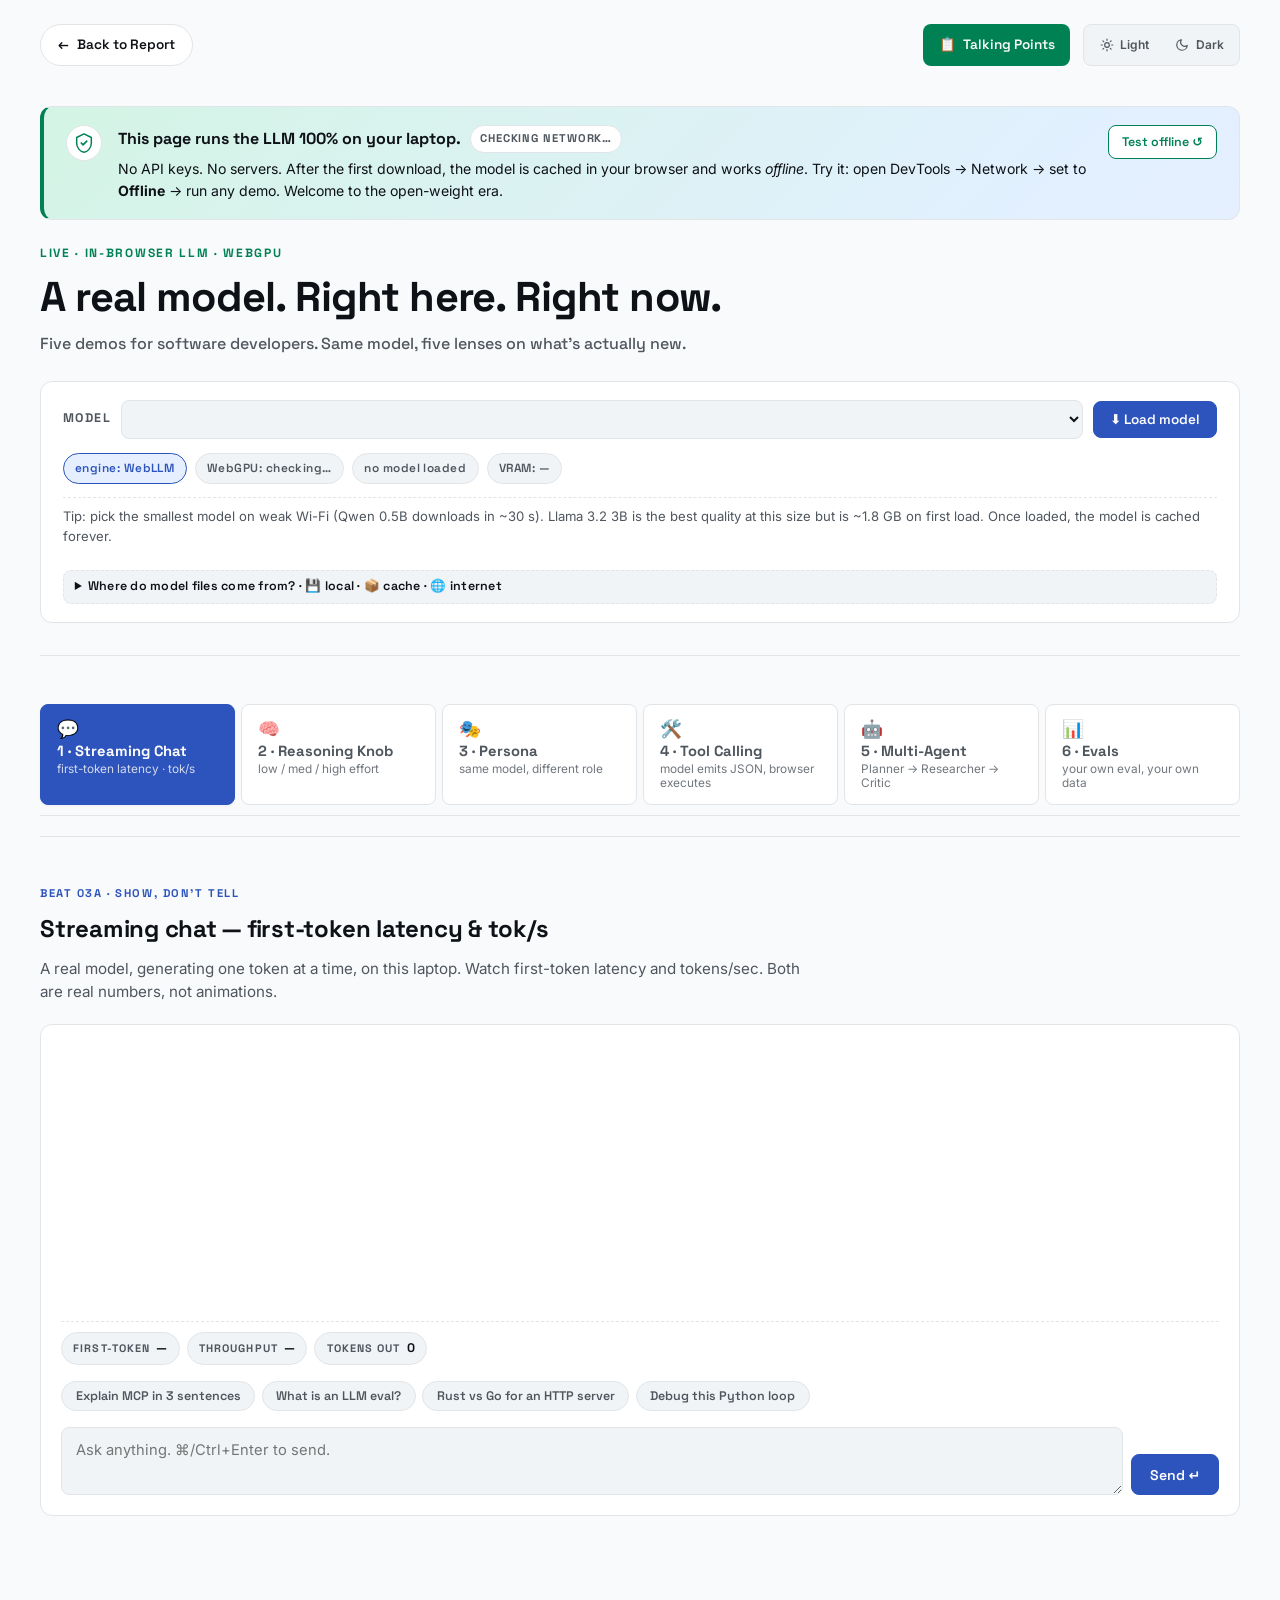
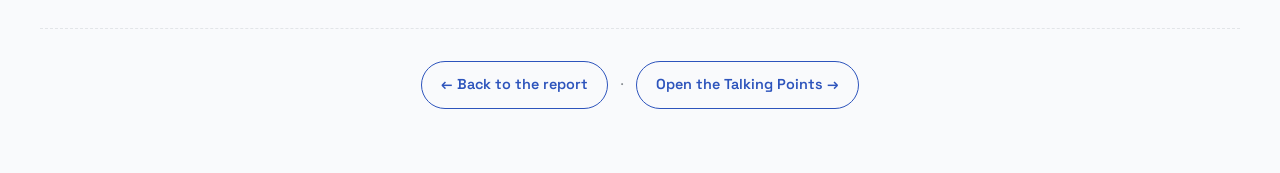
<file: live-demo.html>
<!DOCTYPE html>
<html lang="en">
<head>
  <meta charset="UTF-8">
  <meta name="viewport" content="width=device-width, initial-scale=1.0">
  <title>Live LLM Demo · 100% In-Browser · For Developers</title>

  <meta name="description" content="A real frontier-class small LLM running entirely in your browser via WebGPU. Five demos for software developers: streaming chat, reasoning effort, persona/system prompts, tool calling, and multi-agent orchestration. No API keys, no servers, works offline.">
  <meta name="robots" content="noindex">

  <link rel="stylesheet" href="styles.css">

  <script>
    (function () {
      try {
        var stored = localStorage.getItem('ai-report-theme');
        var prefers = window.matchMedia && window.matchMedia('(prefers-color-scheme: dark)').matches;
        var theme = stored || (prefers ? 'dark' : 'light');
        document.documentElement.setAttribute('data-theme', theme);
      } catch (e) {
        document.documentElement.setAttribute('data-theme', 'light');
      }
    })();
  </script>
</head>
<body class="present-body live-body">

  <main class="present-main live-main">

    <!-- Top bar -->
    <div class="present-topbar">
      <a class="present-back" href="index.html">
        <span aria-hidden="true">←</span> Back to Report
      </a>
      <div class="present-topbar-right">
        <a class="present-demo-cta talk-link" href="talk.html">
          <span aria-hidden="true">📋</span> Talking Points
        </a>
        <div class="theme-toggle" role="group" aria-label="Color theme">
          <button class="theme-toggle-btn" data-theme-set="light" aria-label="Light theme">
            <svg viewBox="0 0 24 24" aria-hidden="true">
              <circle cx="12" cy="12" r="4"/>
              <path d="M12 2v2M12 20v2M4.93 4.93l1.41 1.41M17.66 17.66l1.41 1.41M2 12h2M20 12h2M4.93 19.07l1.41-1.41M17.66 6.34l1.41-1.41"/>
            </svg>
            Light
          </button>
          <button class="theme-toggle-btn" data-theme-set="dark" aria-label="Dark theme">
            <svg viewBox="0 0 24 24" aria-hidden="true">
              <path d="M21 12.79A9 9 0 1 1 11.21 3 7 7 0 0 0 21 12.79z"/>
            </svg>
            Dark
          </button>
        </div>
      </div>
    </div>

    <!-- Sovereign banner -->
    <aside class="sovereign-banner" id="sovereign-banner">
      <div class="sovereign-banner-icon" aria-hidden="true">
        <svg viewBox="0 0 24 24" width="22" height="22">
          <path d="M12 2 4 6v6c0 5 3.5 9.4 8 10 4.5-.6 8-5 8-10V6l-8-4z" fill="none" stroke="currentColor" stroke-width="1.6" stroke-linejoin="round"/>
          <path d="M9 12l2 2 4-4" fill="none" stroke="currentColor" stroke-width="1.8" stroke-linecap="round" stroke-linejoin="round"/>
        </svg>
      </div>
      <div class="sovereign-banner-body">
        <div class="sovereign-banner-head">
          <strong>This page runs the LLM 100% on your laptop.</strong>
          <span class="sovereign-banner-pill" id="net-status-pill">checking network…</span>
        </div>
        <p class="sovereign-banner-text">
          No API keys. No servers. After the first download, the model is cached in your browser and works <em>offline</em>. Try it: open DevTools → Network → set to <strong>Offline</strong> → run any demo. Welcome to the open-weight era.
        </p>
      </div>
      <button class="sovereign-banner-test" id="net-test-btn" type="button">Test offline ↺</button>
    </aside>

    <!-- Hero / model picker -->
    <header class="present-hero live-hero">
      <div class="present-kicker">Live · in-browser LLM · WebGPU</div>
      <h1 class="present-title">A real model. Right here. Right now.</h1>
      <p class="present-subtitle">Five demos for software developers. Same model, five lenses on what's actually new.</p>

      <!-- Model picker + status -->
      <div class="model-picker" role="region" aria-label="Model selection and status">
        <div class="model-picker-row">
          <label class="model-picker-label" for="model-select">Model</label>
          <select id="model-select" class="model-select"></select>
          <button class="model-load-btn" id="model-load-btn" type="button">⬇ Load model</button>
          <button class="model-unload-btn" id="model-unload-btn" type="button" hidden>✕ Unload</button>
        </div>
        <div class="model-picker-stats" id="model-status">
          <span class="model-stat-pill model-stat-engine" id="engine-pill">engine: WebLLM</span>
          <span class="model-stat-pill" id="webgpu-pill">WebGPU: checking…</span>
          <span class="model-stat-pill" id="model-pill">no model loaded</span>
          <span class="model-stat-pill" id="vram-pill">VRAM: —</span>
        </div>
        <div class="model-progress" id="model-progress" hidden>
          <div class="model-progress-bar"><div class="model-progress-fill" id="model-progress-fill"></div></div>
          <div class="model-progress-text" id="model-progress-text">Initialising…</div>
        </div>
        <div class="model-picker-hint" id="model-hint">
          Tip: pick the smallest model on weak Wi-Fi (Qwen 0.5B downloads in ~30 s). Llama 3.2 3B is the best quality at this size but is ~1.8 GB on first load. Once loaded, the model is cached forever.
        </div>
        <details class="model-source-note">
          <summary>Where do model files come from? · 💾 local · 📦 cache · 🌐 internet</summary>
          <p>Loading order: <strong>1)</strong> local folder <code>./models/&lt;model-id&gt;/</code> if present, <strong>2)</strong> browser Cache API (already-downloaded weights), <strong>3)</strong> HuggingFace CDN. The progress text above tells you which path the loader took.</p>
          <p>To pre-download into the local folder (works fully offline, no browser cache dependency):</p>
          <pre><code>./download-models.sh                         # default: Llama-3.2-1B + Qwen3-0.6B
./download-models.sh all                     # all 8 models
./download-models.sh Qwen3-1.7B-q4f16_1-MLC  # specific id

# Then serve over http (file:// blocks fetch in Chrome):
python3 -m http.server 8000
# Open: http://localhost:8000/live-demo.html</code></pre>
        </details>
      </div>
    </header>

    <!-- Tabs -->
    <nav class="live-tabs" role="tablist" id="live-tabs">
      <button class="live-tab active" data-tab="chat" role="tab" aria-selected="true">
        <span class="live-tab-icon" aria-hidden="true">💬</span>
        <span class="live-tab-label">1 · Streaming Chat</span>
        <span class="live-tab-sub">first-token latency · tok/s</span>
      </button>
      <button class="live-tab" data-tab="reasoning" role="tab" aria-selected="false">
        <span class="live-tab-icon" aria-hidden="true">🧠</span>
        <span class="live-tab-label">2 · Reasoning Knob</span>
        <span class="live-tab-sub">low / med / high effort</span>
      </button>
      <button class="live-tab" data-tab="persona" role="tab" aria-selected="false">
        <span class="live-tab-icon" aria-hidden="true">🎭</span>
        <span class="live-tab-label">3 · Persona</span>
        <span class="live-tab-sub">same model, different role</span>
      </button>
      <button class="live-tab" data-tab="tools" role="tab" aria-selected="false">
        <span class="live-tab-icon" aria-hidden="true">🛠️</span>
        <span class="live-tab-label">4 · Tool Calling</span>
        <span class="live-tab-sub">model emits JSON, browser executes</span>
      </button>
      <button class="live-tab" data-tab="orch" role="tab" aria-selected="false">
        <span class="live-tab-icon" aria-hidden="true">🤖</span>
        <span class="live-tab-label">5 · Multi-Agent</span>
        <span class="live-tab-sub">Planner → Researcher → Critic</span>
      </button>
      <button class="live-tab" data-tab="evals" role="tab" aria-selected="false">
        <span class="live-tab-icon" aria-hidden="true">📊</span>
        <span class="live-tab-label">6 · Evals</span>
        <span class="live-tab-sub">your own eval, your own data</span>
      </button>
    </nav>

    <!-- ───── Demo 1 · Streaming Chat ───── -->
    <section class="live-panel active" data-panel="chat" role="tabpanel">
      <div class="live-panel-head">
        <div class="live-panel-kicker">Beat 03a · Show, don't tell</div>
        <h2 class="live-panel-title">Streaming chat — first-token latency &amp; tok/s</h2>
        <p class="live-panel-blurb">A real model, generating one token at a time, on this laptop. Watch first-token latency and tokens/sec. Both are real numbers, not animations.</p>
      </div>

      <div class="chat-shell">
        <div class="chat-messages" id="chat-messages" aria-live="polite"></div>

        <div class="chat-stats" id="chat-stats">
          <span class="chat-stat-pill"><span class="chat-stat-label">first-token</span> <strong id="chat-ttft">—</strong></span>
          <span class="chat-stat-pill"><span class="chat-stat-label">throughput</span> <strong id="chat-tps">—</strong></span>
          <span class="chat-stat-pill"><span class="chat-stat-label">tokens out</span> <strong id="chat-tokens">0</strong></span>
        </div>

        <div class="chat-presets">
          <button class="chat-preset" data-preset="explain-mcp">Explain MCP in 3 sentences</button>
          <button class="chat-preset" data-preset="explain-eval">What is an LLM eval?</button>
          <button class="chat-preset" data-preset="rust-vs-go">Rust vs Go for an HTTP server</button>
          <button class="chat-preset" data-preset="debug-py">Debug this Python loop</button>
        </div>

        <form class="chat-input-row" id="chat-form">
          <textarea
            id="chat-input"
            class="chat-input"
            rows="2"
            placeholder="Ask anything. ⌘/Ctrl+Enter to send."
          ></textarea>
          <button type="submit" class="chat-send" id="chat-send">Send ↵</button>
          <button type="button" class="chat-stop" id="chat-stop" hidden>■ Stop</button>
        </form>
      </div>
    </section>

    <!-- ───── Demo 2 · Reasoning Knob ───── -->
    <section class="live-panel" data-panel="reasoning" role="tabpanel">
      <div class="live-panel-head">
        <div class="live-panel-kicker">Beat 03b · The cost knob</div>
        <h2 class="live-panel-title">Reasoning effort — same prompt, three system prompts</h2>
        <p class="live-panel-blurb">Frontier labs ship a single <code>reasoning_effort</code> knob. Small open models don't have it natively — but you can fake it with system prompts. Same model, three settings. Watch tokens out and time go up; watch quality go up too.</p>
      </div>

      <div class="reasoning-shell">
        <div class="reasoning-prompt-card">
          <div class="reasoning-prompt-label">Test prompt</div>
          <pre class="reasoning-prompt-code" id="reasoning-prompt-code"></pre>
        </div>

        <div class="reasoning-levels">
          <div class="reasoning-level" data-level="low">
            <div class="reasoning-level-head">
              <span class="reasoning-level-name">Low effort</span>
              <span class="reasoning-level-tag">just answer</span>
            </div>
            <div class="reasoning-level-stats" id="rstats-low">
              <span class="r-stat"><strong data-stat="tokens">—</strong> tokens</span>
              <span class="r-stat"><strong data-stat="time">—</strong> time</span>
              <span class="r-stat"><strong data-stat="tps">—</strong> tok/s</span>
            </div>
            <pre class="reasoning-level-output" id="rout-low"></pre>
          </div>

          <div class="reasoning-level" data-level="med">
            <div class="reasoning-level-head">
              <span class="reasoning-level-name">Medium effort</span>
              <span class="reasoning-level-tag">think step by step</span>
            </div>
            <div class="reasoning-level-stats" id="rstats-med">
              <span class="r-stat"><strong data-stat="tokens">—</strong> tokens</span>
              <span class="r-stat"><strong data-stat="time">—</strong> time</span>
              <span class="r-stat"><strong data-stat="tps">—</strong> tok/s</span>
            </div>
            <pre class="reasoning-level-output" id="rout-med"></pre>
          </div>

          <div class="reasoning-level" data-level="high">
            <div class="reasoning-level-head">
              <span class="reasoning-level-name">High effort</span>
              <span class="reasoning-level-tag">plan, draft, critique, answer</span>
            </div>
            <div class="reasoning-level-stats" id="rstats-high">
              <span class="r-stat"><strong data-stat="tokens">—</strong> tokens</span>
              <span class="r-stat"><strong data-stat="time">—</strong> time</span>
              <span class="r-stat"><strong data-stat="tps">—</strong> tok/s</span>
            </div>
            <pre class="reasoning-level-output" id="rout-high"></pre>
          </div>
        </div>

        <div class="reasoning-actions">
          <button class="idemo-run" id="reasoning-run" type="button">▶ Run all three</button>
          <button class="idemo-reset" id="reasoning-reset" type="button">↻ Reset</button>
          <span class="reasoning-elapsed" id="reasoning-elapsed"></span>
        </div>
      </div>
    </section>

    <!-- ───── Demo 3 · Persona ───── -->
    <section class="live-panel" data-panel="persona" role="tabpanel">
      <div class="live-panel-head">
        <div class="live-panel-kicker">Beat 03c · System prompts shape behaviour</div>
        <h2 class="live-panel-title">Same model, same prompt — different role</h2>
        <p class="live-panel-blurb">A reminder to the audience: the model is one weights file. The behaviour they see in production is mostly the system prompt. Pick a persona; type a prompt; same weights answer like a Senior SRE, a Skeptical Reviewer, or a 10-year-old.</p>
      </div>

      <div class="persona-shell">
        <div class="persona-row">
          <div class="persona-buttons" id="persona-buttons" role="tablist"></div>
          <pre class="persona-system" id="persona-system"></pre>
        </div>

        <div class="persona-presets" id="persona-presets" role="group" aria-label="Preset prompts"></div>

        <div class="persona-input-row">
          <textarea id="persona-input" class="chat-input" rows="2" placeholder="Type a prompt to send to all selected personas. Or click a preset above."></textarea>
          <button type="button" class="chat-send" id="persona-run">Send to all ↵</button>
          <button type="button" class="chat-stop" id="persona-stop" hidden>■ Stop</button>
        </div>

        <div class="persona-grid" id="persona-grid"></div>
      </div>
    </section>

    <!-- ───── Demo 4 · Tool Calling ───── -->
    <section class="live-panel" data-panel="tools" role="tabpanel">
      <div class="live-panel-head">
        <div class="live-panel-kicker">Beat 03d · The agent loop, real</div>
        <h2 class="live-panel-title">Tool calling — model emits JSON, browser executes, result fed back</h2>
        <p class="live-panel-blurb">This is the single most important architectural shift. The model decides: <em>“I need to call <code>calculator</code> with these args.”</em> The browser runs the JS. The result is fed back. The loop continues until the model returns a final answer. These presets are intentionally simple so 1–3B models can copy the JSON pattern reliably.</p>
      </div>

      <div class="tools-shell">
        <div class="tools-toolbox">
          <div class="tools-toolbox-head">Available tools (handlers below)</div>
          <div class="tools-toolbox-list" id="tools-toolbox-list"></div>
        </div>

        <div class="tools-presets">
          <button class="tools-preset" data-preset="math">What is 17 * 24? Use calculator.</button>
          <button class="tools-preset" data-preset="time">What time is it now in Tokyo? Use get_time.</button>
          <button class="tools-preset" data-preset="search">Search this report for "WebGPU". Return one short finding. Use search_report.</button>
        </div>

        <form class="tools-form" id="tools-form">
          <textarea id="tools-input" class="chat-input" rows="2" placeholder="Ask a question that needs a tool. The model decides which one."></textarea>
          <button type="submit" class="chat-send" id="tools-send">Run agent loop ↵</button>
          <button type="button" class="chat-stop" id="tools-stop" hidden>■ Stop</button>
        </form>

        <div class="tools-trace" id="tools-trace" aria-live="polite">
          <div class="tools-trace-empty">Pick a preset or type a question to start the loop.</div>
        </div>
      </div>
    </section>

    <!-- ───── Demo 5 · Multi-Agent Orchestration ───── -->
    <section class="live-panel" data-panel="orch" role="tabpanel">
      <div class="live-panel-head">
        <div class="live-panel-kicker">Beat 03e · Agents are role-played by system prompts</div>
        <h2 class="live-panel-title">Multi-agent orchestration — Planner → Researcher → Critic</h2>
        <p class="live-panel-blurb">One model. Three roles. Sequential calls. Each agent's output is the next agent's input. This is exactly how Claude Code, Devin, Cursor Composer work — minus a thousand engineering details. The architecture is simple; <em>that</em> is the point.</p>
      </div>

      <div class="orch-shell">
        <div class="orch-presets">
          <button class="orch-preset" data-preset="rate-limiter">Design a rate limiter for a public REST API (~10k QPS). What algorithm, what storage, what tradeoffs?</button>
          <button class="orch-preset" data-preset="oncall">Our on-call dashboard takes 30s to load. What are the top 3 things I should check first?</button>
          <button class="orch-preset" data-preset="migrate">Should we migrate from Postgres to a vector DB for embeddings? Pros, cons, recommendation.</button>
        </div>

        <form class="orch-form" id="orch-form">
          <textarea id="orch-input" class="chat-input" rows="2" placeholder="Pose a non-trivial engineering question. The Planner will break it down."></textarea>
          <button type="submit" class="chat-send" id="orch-send">▶ Run orchestration</button>
          <button type="button" class="chat-stop" id="orch-stop" hidden>■ Stop</button>
        </form>

        <div class="orch-pipeline">
          <div class="orch-pane" data-agent="planner">
            <div class="orch-pane-head">
              <span class="orch-pane-dot orch-dot-planner"></span>
              <strong>Planner</strong>
              <span class="orch-pane-role">break the problem into 3 questions</span>
            </div>
            <pre class="orch-pane-body" id="orch-out-planner"></pre>
          </div>
          <div class="orch-pane" data-agent="researcher">
            <div class="orch-pane-head">
              <span class="orch-pane-dot orch-dot-researcher"></span>
              <strong>Researcher</strong>
              <span class="orch-pane-role">answer each question concretely</span>
            </div>
            <pre class="orch-pane-body" id="orch-out-researcher"></pre>
          </div>
          <div class="orch-pane" data-agent="critic">
            <div class="orch-pane-head">
              <span class="orch-pane-dot orch-dot-critic"></span>
              <strong>Critic</strong>
              <span class="orch-pane-role">find the weakest claim &amp; one missing risk</span>
            </div>
            <pre class="orch-pane-body" id="orch-out-critic"></pre>
          </div>
          <div class="orch-pane orch-pane-final" data-agent="final">
            <div class="orch-pane-head">
              <span class="orch-pane-dot orch-dot-final"></span>
              <strong>Final answer</strong>
              <span class="orch-pane-role">Planner re-merges with Critic's notes</span>
            </div>
            <pre class="orch-pane-body" id="orch-out-final"></pre>
          </div>
        </div>
      </div>
    </section>

    <!-- ───── Demo 6 · Evals ───── -->
    <section class="live-panel" data-panel="evals" role="tabpanel">
      <div class="live-panel-head">
        <div class="live-panel-kicker">Beat 03f · Your own eval, your own data, your own answer</div>
        <h2 class="live-panel-title">Evals — score multiple models on your own test set</h2>
        <p class="live-panel-blurb">The closing line of the talk says it: vendor benchmarks are marketing. <em>Your</em> eval is leverage. This tab lets you pick 2-3 models, pick a test set, run all questions sequentially against each model, score with a deterministic check, and compare. Same browser. No API. No spreadsheet. Click <strong>Run eval</strong>.</p>
      </div>

      <div class="evals-shell">
        <div class="evals-controls">
          <fieldset class="evals-fieldset">
            <legend>Models to evaluate</legend>
            <div class="evals-models" id="evals-models"></div>
            <p class="evals-hint">Each selected model loads sequentially. Pre-cache at least one before the talk.</p>
          </fieldset>

          <fieldset class="evals-fieldset">
            <legend>Prompt context (system prompt)</legend>
            <div class="evals-prompts" id="evals-prompts"></div>
            <p class="evals-hint">This is the <strong>context engineering</strong> axis. Pick 2-3 to prove that prompting can move scores as much as model choice.</p>
          </fieldset>

          <fieldset class="evals-fieldset">
            <legend>Test set</legend>
            <select id="evals-suite" class="evals-select"></select>
            <p class="evals-hint" id="evals-suite-desc">—</p>
          </fieldset>

          <div class="evals-actions">
            <button type="button" id="evals-run" class="chat-send">▶ Run eval</button>
            <button type="button" id="evals-stop" class="chat-stop" hidden>■ Stop</button>
            <button type="button" id="evals-reset" class="chat-stop">↺ Reset</button>
          </div>
        </div>

        <div class="evals-progress" id="evals-progress" hidden>
          <div class="evals-progress-text" id="evals-progress-text">Idle</div>
          <div class="evals-progress-bar"><div class="evals-progress-fill" id="evals-progress-fill"></div></div>
        </div>

        <div class="evals-scoreboard" id="evals-scoreboard" hidden>
          <div class="evals-scoreboard-head">Scoreboard</div>
          <div class="evals-scoreboard-rows" id="evals-scoreboard-rows"></div>
        </div>

        <div class="evals-trace" id="evals-trace" aria-live="polite">
          <div class="evals-trace-empty">Pick models + a test set, then hit Run. Per-question results stream in here.</div>
        </div>
      </div>
    </section>

    <!-- Footer -->
    <footer class="present-footer">
      <a class="playbook-cta-link" href="index.html">← Back to the report</a>
      <span class="present-footer-divider" aria-hidden="true">·</span>
      <a class="playbook-cta-link" href="talk.html">Open the Talking Points →</a>
    </footer>

  </main>

  <!-- WebLLM as ESM via CDN. We pin a recent version known to support
       Llama 3.2 + Qwen 2.5. The bundle is ~80 KB (model weights are
       fetched separately when you click "Load model"). -->
  <script type="module" src="live-demo.js?v=small-tools-1"></script>
</body>
</html>
</file>
<file: styles.css>
@import url('https://fonts.googleapis.com/css2?family=Inter:wght@300;400;500;600;700;800&family=Space+Grotesk:wght@400;500;600;700&display=swap');

:root {
  --bg: oklch(98.5% 0.003 250);
  --surface: oklch(100% 0 0);
  --surface-alt: oklch(96.5% 0.004 250);
  --border: oklch(92% 0.005 250);
  --border-hover: oklch(85% 0.01 250);

  --primary: oklch(48% 0.17 265);
  --primary-light: oklch(95% 0.03 265);
  --on-primary: oklch(99% 0 0);
  --secondary: oklch(52% 0.14 165);
  --secondary-light: oklch(94% 0.04 165);

  --accent-warm: oklch(58% 0.16 30);
  --accent-sky: oklch(55% 0.15 230);

  --text-main: oklch(18% 0.012 250);
  --text-muted: oklch(45% 0.015 250);
  --text-faint: oklch(62% 0.01 250);

  --font-display: 'Space Grotesk', -apple-system, BlinkMacSystemFont, system-ui, sans-serif;
  --font-body: 'Inter', -apple-system, BlinkMacSystemFont, 'Segoe UI', system-ui, sans-serif;

  --radius-sm: 8px;
  --radius-md: 12px;
  --radius-lg: 16px;
  --shadow-sm: 0 1px 3px oklch(0% 0 0 / 0.04), 0 1px 2px oklch(0% 0 0 / 0.02);
  --shadow-md: 0 4px 12px oklch(0% 0 0 / 0.06), 0 2px 4px oklch(0% 0 0 / 0.03);
  --shadow-lg: 0 12px 40px oklch(0% 0 0 / 0.08), 0 4px 12px oklch(0% 0 0 / 0.04);
  --transition: all 0.2s cubic-bezier(0.25, 0.8, 0.25, 1);
  --theme-transition: background-color 0.3s ease, color 0.3s ease, border-color 0.3s ease;
}

[data-theme="dark"] {
  --bg: oklch(15% 0.012 250);
  --surface: oklch(19% 0.012 250);
  --surface-alt: oklch(23% 0.014 250);
  --border: oklch(28% 0.014 250);
  --border-hover: oklch(38% 0.018 250);

  --primary: oklch(74% 0.15 265);
  --primary-light: oklch(28% 0.07 265);
  --on-primary: oklch(15% 0.012 250);
  --secondary: oklch(74% 0.13 165);
  --secondary-light: oklch(26% 0.06 165);

  --accent-warm: oklch(74% 0.14 30);
  --accent-sky: oklch(72% 0.13 230);

  --text-main: oklch(96% 0.005 250);
  --text-muted: oklch(72% 0.012 250);
  --text-faint: oklch(52% 0.012 250);

  --shadow-sm: 0 1px 3px oklch(0% 0 0 / 0.3), 0 1px 2px oklch(0% 0 0 / 0.2);
  --shadow-md: 0 4px 12px oklch(0% 0 0 / 0.35), 0 2px 4px oklch(0% 0 0 / 0.2);
  --shadow-lg: 0 12px 40px oklch(0% 0 0 / 0.5), 0 4px 12px oklch(0% 0 0 / 0.3);
}

* {
  margin: 0;
  padding: 0;
  box-sizing: border-box;
  -webkit-font-smoothing: antialiased;
  -moz-osx-font-smoothing: grayscale;
}

html {
  scroll-behavior: smooth;
  scroll-padding-top: 80px;
  background: var(--bg);
  transition: var(--theme-transition);
}

body {
  font-family: var(--font-body);
  color: var(--text-main);
  background: var(--bg);
  min-height: 100vh;
  display: flex;
  font-size: 15px;
  line-height: 1.6;
  transition: var(--theme-transition);
}

::-webkit-scrollbar { width: 6px; height: 6px; }
::-webkit-scrollbar-track { background: transparent; }
::-webkit-scrollbar-thumb { background: var(--border); border-radius: 3px; }
::-webkit-scrollbar-thumb:hover { background: var(--border-hover); }

::view-transition-old(root),
::view-transition-new(root) {
  animation-duration: 0.2s;
  animation-timing-function: cubic-bezier(0.4, 0, 0.2, 1);
}

/* ── LAYOUT ── */
.app-container {
  display: flex;
  width: 100%;
  min-height: 100vh;
}

/* ── SIDEBAR ── */
sidebar {
  width: 260px;
  height: 100vh;
  position: fixed;
  left: 0;
  top: 0;
  background: var(--surface);
  border-right: 1px solid var(--border);
  padding: 2rem 1.25rem;
  display: flex;
  flex-direction: column;
  justify-content: space-between;
  z-index: 100;
}

.logo-container {
  display: flex;
  align-items: center;
  gap: 0.75rem;
  margin-bottom: 2.5rem;
  padding: 0 0.5rem;
}

.logo-icon {
  width: 32px;
  height: 32px;
  background: var(--primary);
  border-radius: var(--radius-sm);
  display: flex;
  align-items: center;
  justify-content: center;
  font-size: 1rem;
  color: var(--surface);
}

/* ── THEME TOGGLE ── */
.theme-toggle {
  margin-top: auto;
  margin-bottom: 1rem;
  display: flex;
  align-items: center;
  justify-content: space-between;
  background: var(--surface-alt);
  border: 1px solid var(--border);
  border-radius: var(--radius-sm);
  padding: 0.5rem;
  gap: 0.25rem;
}

.theme-toggle-btn {
  flex: 1;
  background: transparent;
  border: none;
  color: var(--text-muted);
  padding: 0.5rem 0.5rem;
  border-radius: 6px;
  cursor: pointer;
  font-family: var(--font-body);
  font-size: 0.75rem;
  font-weight: 600;
  display: flex;
  align-items: center;
  justify-content: center;
  gap: 0.4rem;
  transition: var(--transition);
}

.theme-toggle-btn:hover {
  color: var(--text-main);
}

.theme-toggle-btn.active {
  background: var(--surface);
  color: var(--text-main);
  box-shadow: var(--shadow-sm);
}

.theme-toggle-btn svg {
  width: 14px;
  height: 14px;
  stroke: currentColor;
  fill: none;
  stroke-width: 2;
  stroke-linecap: round;
  stroke-linejoin: round;
}

.theme-toggle-mobile {
  position: fixed;
  top: 1rem;
  right: 1rem;
  width: 40px;
  height: 40px;
  background: var(--surface);
  border: 1px solid var(--border);
  border-radius: 50%;
  cursor: pointer;
  z-index: 200;
  display: none;
  align-items: center;
  justify-content: center;
  color: var(--text-main);
  box-shadow: var(--shadow-sm);
}

.theme-toggle-mobile svg {
  width: 18px;
  height: 18px;
  stroke: currentColor;
  fill: none;
  stroke-width: 2;
  stroke-linecap: round;
  stroke-linejoin: round;
}

.logo-text {
  font-family: var(--font-display);
  font-weight: 700;
  font-size: 1rem;
  letter-spacing: -0.02em;
  color: var(--text-main);
}

.nav-links {
  list-style: none;
  display: flex;
  flex-direction: column;
  gap: 2px;
  flex-grow: 1;
}

.nav-item a {
  display: flex;
  align-items: center;
  gap: 0.75rem;
  color: var(--text-muted);
  text-decoration: none;
  padding: 0.625rem 0.75rem;
  border-radius: var(--radius-sm);
  font-size: 0.85rem;
  font-weight: 500;
  transition: var(--transition);
}

.nav-item a:hover {
  color: var(--text-main);
  background: var(--surface-alt);
}

.nav-item.active a {
  color: var(--primary);
  background: var(--primary-light);
  font-weight: 600;
}

.nav-icon {
  font-size: 1rem;
  width: 1.25rem;
  text-align: center;
}

.sidebar-footer {
  font-size: 0.72rem;
  color: var(--text-faint);
  text-align: center;
  border-top: 1px solid var(--border);
  padding-top: 1.25rem;
  line-height: 1.5;
}

/* ── MAIN ── */
main {
  margin-left: 260px;
  flex-grow: 1;
  flex-shrink: 1;
  flex-basis: 0;
  min-width: 0;
  max-width: 1200px;
  padding: 3rem 4rem;
  box-sizing: border-box;
}

/* ── HERO ── */
.hero {
  padding: 2rem 0 3rem;
  margin-bottom: 1rem;
}

.hero-subtitle {
  font-family: var(--font-display);
  color: var(--primary);
  font-size: 0.8rem;
  font-weight: 600;
  text-transform: uppercase;
  letter-spacing: 0.12em;
  margin-bottom: 0.75rem;
}

.hero h1 {
  font-family: var(--font-display);
  font-size: clamp(2.25rem, 4vw, 3rem);
  font-weight: 700;
  line-height: 1.15;
  letter-spacing: -0.035em;
  color: var(--text-main);
  margin-bottom: 1rem;
}

.hero p {
  color: var(--text-muted);
  font-size: 1.05rem;
  max-width: 680px;
  line-height: 1.7;
}

/* ── STATS GRID ── */
.stats-grid {
  display: grid;
  grid-template-columns: repeat(auto-fit, minmax(170px, 1fr));
  gap: 1rem;
  margin-top: 2.5rem;
}

.stat-card {
  background: var(--surface);
  border: 1px solid var(--border);
  border-radius: var(--radius-md);
  padding: 1.25rem 1.5rem;
  transition: var(--transition);
}

.stat-card:hover {
  border-color: var(--border-hover);
  box-shadow: var(--shadow-sm);
}

.stat-num {
  font-family: var(--font-display);
  font-size: 1.75rem;
  font-weight: 700;
  color: var(--text-main);
  letter-spacing: -0.02em;
  margin-bottom: 0.25rem;
  font-variant-numeric: tabular-nums;
}

.stat-label {
  font-size: 0.72rem;
  font-weight: 600;
  color: var(--text-muted);
  text-transform: uppercase;
  letter-spacing: 0.04em;
  margin-bottom: 0.4rem;
}

.stat-trend {
  font-size: 0.7rem;
  color: var(--text-faint);
  line-height: 1.4;
}

/* ── SECTIONS ── */
section {
  padding: 3rem 0;
  border-top: 1px solid var(--border);
}

.section-title-wrap {
  margin-bottom: 2rem;
  display: flex;
  align-items: flex-start;
  gap: 1rem;
}

.section-icon-badge {
  width: 40px;
  height: 40px;
  background: var(--primary-light);
  border-radius: var(--radius-sm);
  display: flex;
  align-items: center;
  justify-content: center;
  font-size: 1.1rem;
  flex-shrink: 0;
  margin-top: 2px;
}

.section-title {
  font-family: var(--font-display);
  font-size: 1.5rem;
  font-weight: 700;
  letter-spacing: -0.02em;
  color: var(--text-main);
}

.section-desc {
  color: var(--text-muted);
  font-size: 0.9rem;
  margin-top: 0.25rem;
  line-height: 1.5;
}

/* ── CARDS & GRIDS ── */
.grid-2 {
  display: grid;
  grid-template-columns: repeat(auto-fit, minmax(380px, 1fr));
  gap: 1.25rem;
}

.card {
  background: var(--surface);
  border: 1px solid var(--border);
  border-radius: var(--radius-lg);
  padding: 1.75rem;
  transition: var(--transition);
}

.card:hover {
  box-shadow: var(--shadow-md);
  border-color: var(--border-hover);
}

.card h3 {
  font-family: var(--font-display);
  font-size: 1.1rem;
  font-weight: 600;
  margin-bottom: 0.75rem;
  color: var(--text-main);
  display: flex;
  align-items: center;
  gap: 0.5rem;
}

.card-desc {
  color: var(--text-muted);
  font-size: 0.9rem;
  line-height: 1.65;
  margin-bottom: 1.25rem;
}

.card-list {
  list-style: none;
  display: flex;
  flex-direction: column;
  gap: 0.6rem;
}

.card-list li {
  font-size: 0.85rem;
  color: var(--text-muted);
  line-height: 1.55;
  display: flex;
  align-items: flex-start;
  gap: 0.6rem;
  padding-left: 0;
}

.card-list li::before {
  content: '';
  width: 5px;
  height: 5px;
  border-radius: 50%;
  background: var(--primary);
  flex-shrink: 0;
  margin-top: 0.45rem;
  opacity: 0.6;
}

/* ── DETAILS / ACCORDION ── */
details.deep-dive {
  background: var(--surface-alt);
  border: 1px solid var(--border);
  border-radius: var(--radius-sm);
  margin-top: 1rem;
  overflow: hidden;
}

details.deep-dive summary {
  padding: 0.75rem 1rem;
  font-size: 0.8rem;
  font-weight: 600;
  color: var(--primary);
  cursor: pointer;
  list-style: none;
  display: flex;
  align-items: center;
  justify-content: space-between;
  user-select: none;
  transition: var(--transition);
}

details.deep-dive summary::after {
  content: '↓';
  font-weight: bold;
  transition: var(--transition);
  font-size: 0.75rem;
}

details.deep-dive[open] summary::after {
  transform: rotate(-180deg);
}

details.deep-dive summary:hover {
  background: var(--border);
}

.deep-dive-content {
  padding: 1rem;
  border-top: 1px solid var(--border);
  font-size: 0.85rem;
  color: var(--text-muted);
  line-height: 1.6;
}

/* ── TIMELINE ── */
.evolution-timeline {
  --timeline-content-offset: 2.5rem;
  --timeline-line-x: 12px;
  --timeline-line-width: 2px;
  --timeline-dot-size: 12px;
  display: flex;
  flex-direction: column;
  gap: 1.5rem;
  position: relative;
  padding-left: var(--timeline-content-offset);
}

.evolution-timeline::before {
  content: '';
  position: absolute;
  left: calc(var(--timeline-line-x) - (var(--timeline-line-width) / 2));
  top: 0.5rem;
  bottom: 0.5rem;
  width: var(--timeline-line-width);
  background: linear-gradient(to bottom, var(--primary), var(--secondary), var(--accent-warm), var(--accent-sky));
  border-radius: 1px;
}

.timeline-row {
  position: relative;
}

.timeline-dot {
  position: absolute;
  left: calc(var(--timeline-line-x) - var(--timeline-content-offset));
  top: 8px;
  width: var(--timeline-dot-size);
  height: var(--timeline-dot-size);
  border-radius: 50%;
  background: var(--surface);
  border: 3px solid var(--primary);
  transform: translateX(-50%);
  z-index: 10;
}

.timeline-row:nth-child(2) .timeline-dot { border-color: var(--secondary); }
.timeline-row:nth-child(3) .timeline-dot { border-color: var(--accent-warm); }
.timeline-row:nth-child(4) .timeline-dot { border-color: var(--accent-sky); }
.timeline-row:nth-child(5) .timeline-dot { border-color: var(--primary); }
.timeline-row:nth-child(6) .timeline-dot { border-color: var(--secondary); }

.timeline-card {
  background: var(--surface);
  border: 1px solid var(--border);
  border-radius: var(--radius-md);
  padding: 1.25rem 1.5rem;
  transition: var(--transition);
}

.timeline-card:hover {
  box-shadow: var(--shadow-sm);
}

.timeline-header {
  display: flex;
  justify-content: space-between;
  align-items: center;
  margin-bottom: 0.75rem;
  flex-wrap: wrap;
  gap: 0.5rem;
}

.timeline-era {
  font-family: var(--font-display);
  font-size: 1rem;
  font-weight: 700;
  color: var(--text-main);
}

.timeline-badge {
  font-size: 0.68rem;
  font-weight: 600;
  color: var(--primary);
  background: var(--primary-light);
  padding: 0.2rem 0.6rem;
  border-radius: 20px;
  letter-spacing: 0.02em;
}

.timeline-field {
  font-size: 0.82rem;
  margin-bottom: 0.4rem;
  color: var(--text-muted);
  line-height: 1.5;
}

.timeline-field strong {
  color: var(--text-main);
  font-weight: 600;
}

/* ── PILL TABS ── */
.pill-tabs {
  display: flex;
  gap: 0.5rem;
  flex-wrap: wrap;
}

.pill-tab {
  background: var(--surface);
  border: 1px solid var(--border);
  color: var(--text-muted);
  padding: 0.5rem 1.25rem;
  border-radius: 20px;
  cursor: pointer;
  font-size: 0.82rem;
  font-weight: 600;
  font-family: var(--font-display);
  transition: var(--transition);
}

.pill-tab:hover {
  border-color: var(--border-hover);
  color: var(--text-main);
}

.pill-tab.active {
  background: var(--primary);
  border-color: var(--primary);
  color: var(--on-primary);
}

/* ── TABLE ── */
.table-container {
  width: 100%;
  overflow-x: auto;
  border: 1px solid var(--border);
  border-radius: var(--radius-lg);
  background: var(--surface);
}

table.premium-table {
  width: 100%;
  border-collapse: collapse;
  text-align: left;
  font-size: 0.84rem;
}

table.premium-table th {
  background: var(--surface-alt);
  padding: 0.875rem 1.25rem;
  font-weight: 600;
  color: var(--text-main);
  border-bottom: 1px solid var(--border);
  font-size: 0.72rem;
  text-transform: uppercase;
  letter-spacing: 0.05em;
}

table.premium-table td {
  padding: 0.875rem 1.25rem;
  border-bottom: 1px solid var(--border);
  color: var(--text-muted);
  line-height: 1.5;
}

table.premium-table tbody tr:last-child td {
  border-bottom: none;
}

table.premium-table tbody tr:hover td {
  background: var(--surface-alt);
}

.text-primary-color {
  color: var(--text-main);
  font-weight: 600;
}

.trend-up {
  color: var(--secondary);
  font-weight: 600;
}

.trend-down {
  color: var(--accent-warm);
  font-weight: 600;
}

/* ── SOURCE FOOTER ── */
.source-footer {
  margin-top: 1.25rem;
  padding: 1.125rem 1.5rem;
  background: linear-gradient(180deg, var(--surface-alt) 0%, var(--surface) 100%);
  border: 1px solid var(--border);
  border-radius: var(--radius-md);
  font-size: 0.78rem;
  color: var(--text-muted);
  line-height: 1.5;
  transition: var(--theme-transition);
}

.source-footer-header {
  display: flex;
  align-items: center;
  justify-content: space-between;
  gap: 1rem;
  flex-wrap: wrap;
  margin-bottom: 0.875rem;
}

.source-footer-label {
  font-family: var(--font-display);
  font-size: 0.7rem;
  font-weight: 700;
  letter-spacing: 0.08em;
  text-transform: uppercase;
  color: var(--text-main);
  display: inline-flex;
  align-items: center;
  gap: 0.55rem;
}

.source-footer-label::before {
  content: "";
  display: inline-block;
  width: 6px;
  height: 6px;
  border-radius: 50%;
  background: var(--secondary);
  box-shadow: 0 0 0 3px var(--secondary-light);
}

.source-snapshot-badge {
  font-family: var(--font-body);
  font-size: 0.7rem;
  padding: 0.25rem 0.7rem;
  border-radius: 999px;
  background: var(--primary-light);
  color: var(--primary);
  font-weight: 600;
  font-variant-numeric: tabular-nums;
  letter-spacing: 0.02em;
  border: 1px solid transparent;
  transition: var(--transition);
}

.source-pills {
  display: flex;
  flex-wrap: wrap;
  gap: 0.4rem;
  margin-bottom: 0.95rem;
}

.source-pill {
  display: inline-flex;
  align-items: baseline;
  gap: 0.4rem;
  padding: 0.32rem 0.7rem;
  background: var(--surface);
  border: 1px solid var(--border);
  border-radius: var(--radius-sm);
  font-size: 0.72rem;
  color: var(--text-muted);
  font-variant-numeric: tabular-nums;
  transition: var(--transition);
}

.source-pill strong {
  color: var(--text-main);
  font-weight: 700;
  font-size: 0.78rem;
  font-variant-numeric: tabular-nums;
}

.source-pill:hover {
  border-color: var(--border-hover);
  background: var(--surface-alt);
}

.source-links {
  display: flex;
  flex-wrap: wrap;
  align-items: center;
  gap: 0.4rem 0.85rem;
}

.source-links-label {
  font-size: 0.7rem;
  font-weight: 600;
  text-transform: uppercase;
  letter-spacing: 0.06em;
  color: var(--text-faint);
}

.source-links a {
  color: var(--primary);
  font-weight: 500;
  text-decoration: none;
  display: inline-flex;
  align-items: center;
  gap: 0.25rem;
  border-bottom: 1px dashed transparent;
  transition: var(--transition);
}

.source-links a:hover {
  border-bottom-color: var(--primary);
}

.source-links a::after {
  content: "↗";
  font-size: 0.75em;
  opacity: 0.7;
}

.source-links-divider {
  color: var(--border-hover);
  user-select: none;
}

.source-footnote {
  margin-top: 0.95rem;
  padding-top: 0.8rem;
  border-top: 1px dashed var(--border);
  font-size: 0.72rem;
  color: var(--text-faint);
  display: flex;
  align-items: flex-start;
  gap: 0.55rem;
}

.source-footnote::before {
  content: "ⓘ";
  color: var(--text-muted);
  font-size: 0.9rem;
  line-height: 1;
  flex-shrink: 0;
  margin-top: 0.05rem;
}

@media (max-width: 640px) {
  .source-footer { padding: 1rem 1.125rem; }
  .source-pills { gap: 0.35rem; }
  .source-pill { font-size: 0.68rem; padding: 0.28rem 0.6rem; }
}

/* ── AGENTIC STACK ── */

.section-kicker {
  font-family: var(--font-display);
  font-size: 0.7rem;
  font-weight: 700;
  letter-spacing: 0.12em;
  text-transform: uppercase;
  color: var(--secondary);
  margin-bottom: 0.4rem;
}

.subsection-header {
  margin: 3rem 0 1.25rem;
  padding-top: 1.25rem;
  border-top: 1px solid var(--border);
}

.subsection-header:first-of-type {
  margin-top: 2.5rem;
}

.subsection-title {
  font-family: var(--font-display);
  font-size: 1.25rem;
  font-weight: 700;
  color: var(--text-main);
  margin: 0 0 0.4rem;
  letter-spacing: -0.01em;
}

.subsection-desc {
  font-size: 0.92rem;
  color: var(--text-muted);
  line-height: 1.55;
  margin: 0;
  max-width: 780px;
}

/* Stat strip */
.stack-stats {
  display: grid;
  grid-template-columns: repeat(auto-fit, minmax(180px, 1fr));
  gap: 0.75rem;
  margin: 1.75rem 0 0;
}

.stack-stat {
  display: block;
  padding: 1.25rem 1.25rem 1.1rem;
  background: var(--surface);
  border: 1px solid var(--border);
  border-radius: var(--radius-md);
  text-decoration: none;
  color: inherit;
  transition: var(--transition);
  position: relative;
}

.stack-stat:hover {
  border-color: var(--primary);
  background: var(--surface-alt);
  transform: translateY(-1px);
  box-shadow: var(--shadow-sm);
}

.stack-stat-num {
  font-family: var(--font-display);
  font-size: 1.85rem;
  font-weight: 700;
  color: var(--text-main);
  letter-spacing: -0.02em;
  line-height: 1;
  font-variant-numeric: tabular-nums;
}

.stack-stat-label {
  font-size: 0.78rem;
  color: var(--text-main);
  font-weight: 600;
  margin-top: 0.55rem;
  line-height: 1.3;
}

.stack-stat-trend {
  font-size: 0.72rem;
  color: var(--text-faint);
  margin-top: 0.3rem;
  line-height: 1.4;
}

/* Six-Layer Harness */
.harness-grid {
  display: grid;
  grid-template-columns: repeat(auto-fit, minmax(260px, 1fr));
  gap: 0.85rem;
  margin-bottom: 1.5rem;
}

.harness-card {
  padding: 1.1rem 1.25rem;
  background: var(--surface);
  border: 1px solid var(--border);
  border-radius: var(--radius-md);
  transition: var(--transition);
}

.harness-card:hover {
  border-color: var(--border-hover);
  background: linear-gradient(180deg, var(--surface) 0%, var(--surface-alt) 100%);
}

.harness-card-head {
  display: flex;
  align-items: center;
  gap: 0.55rem;
  margin-bottom: 0.55rem;
}

.harness-tier {
  font-family: var(--font-display);
  font-size: 0.65rem;
  font-weight: 700;
  letter-spacing: 0.08em;
  color: var(--secondary);
  background: var(--secondary-light);
  padding: 0.2rem 0.45rem;
  border-radius: 4px;
}

.harness-icon {
  font-size: 1.1rem;
  line-height: 1;
}

.harness-name {
  font-family: var(--font-display);
  font-size: 1rem;
  font-weight: 700;
  color: var(--text-main);
  margin: 0;
}

.harness-purpose {
  font-size: 0.85rem;
  color: var(--text-muted);
  line-height: 1.5;
  margin-bottom: 0.5rem;
}

.harness-primitives {
  font-size: 0.74rem;
  color: var(--text-faint);
  line-height: 1.55;
  padding-top: 0.5rem;
  border-top: 1px dashed var(--border);
}

.harness-primitives strong {
  color: var(--text-muted);
  font-weight: 600;
}

/* Continuous Loop strip */
.loop-strip {
  margin: 1.5rem 0 0;
  padding: 1.25rem 1.5rem;
  background: linear-gradient(135deg, var(--primary-light) 0%, var(--surface-alt) 100%);
  border: 1px solid var(--border);
  border-radius: var(--radius-md);
}

.loop-strip-inner {
  display: flex;
  flex-direction: column;
  gap: 1rem;
}

.loop-title {
  display: flex;
  flex-wrap: wrap;
  align-items: baseline;
  gap: 0.65rem;
}

.loop-title-label {
  font-family: var(--font-display);
  font-size: 0.65rem;
  font-weight: 700;
  letter-spacing: 0.1em;
  text-transform: uppercase;
  color: var(--primary);
  background: var(--surface);
  padding: 0.25rem 0.55rem;
  border-radius: 999px;
}

.loop-title strong {
  font-family: var(--font-display);
  font-size: 1rem;
  font-weight: 700;
  color: var(--text-main);
}

.loop-desc {
  font-size: 0.85rem;
  color: var(--text-muted);
  flex: 1 1 320px;
  line-height: 1.5;
}

.loop-phases {
  display: flex;
  flex-wrap: wrap;
  align-items: center;
  gap: 0.5rem;
}

.loop-phase {
  display: flex;
  align-items: center;
  gap: 0.6rem;
  padding: 0.65rem 0.85rem;
  background: var(--surface);
  border: 1px solid var(--border);
  border-radius: var(--radius-sm);
  flex: 1 1 220px;
}

.loop-phase-icon {
  font-size: 1.1rem;
  flex-shrink: 0;
}

.loop-phase-name {
  font-family: var(--font-display);
  font-size: 0.85rem;
  font-weight: 700;
  color: var(--text-main);
}

.loop-phase-tools {
  font-size: 0.72rem;
  color: var(--text-faint);
  margin-top: 0.15rem;
  line-height: 1.4;
}

.loop-arrow {
  font-size: 1.15rem;
  color: var(--text-faint);
  user-select: none;
  font-weight: 600;
}

.loop-arrow-back {
  color: var(--primary);
}

/* Protocols */
.protocol-grid {
  display: grid;
  grid-template-columns: repeat(auto-fit, minmax(360px, 1fr));
  gap: 1rem;
}

.protocol-card {
  padding: 1.4rem 1.5rem;
  background: var(--surface);
  border: 1px solid var(--border);
  border-radius: var(--radius-md);
  transition: var(--transition);
}

.protocol-card:hover {
  border-color: var(--border-hover);
}

.protocol-head {
  display: flex;
  justify-content: space-between;
  align-items: baseline;
  gap: 0.85rem;
  margin-bottom: 0.4rem;
  flex-wrap: wrap;
}

.protocol-name {
  font-family: var(--font-display);
  font-size: 1.05rem;
  font-weight: 700;
  color: var(--text-main);
  margin: 0;
}

.protocol-released {
  font-size: 0.7rem;
  color: var(--primary);
  background: var(--primary-light);
  padding: 0.2rem 0.55rem;
  border-radius: 999px;
  font-weight: 600;
  letter-spacing: 0.02em;
  font-variant-numeric: tabular-nums;
}

.protocol-owner {
  font-size: 0.78rem;
  color: var(--text-faint);
  font-weight: 500;
  margin-bottom: 0.85rem;
}

.protocol-purpose {
  font-size: 0.88rem;
  color: var(--text-muted);
  line-height: 1.55;
  margin: 0 0 1rem;
}

.protocol-stats {
  list-style: none;
  padding: 0;
  margin: 0 0 1rem;
  display: flex;
  flex-direction: column;
  gap: 0.4rem;
}

.protocol-stats li {
  position: relative;
  padding-left: 1.2rem;
  font-size: 0.82rem;
  color: var(--text-muted);
  line-height: 1.5;
}

.protocol-stats li::before {
  content: "";
  position: absolute;
  left: 0;
  top: 0.55rem;
  width: 5px;
  height: 5px;
  border-radius: 50%;
  background: var(--secondary);
}

.protocol-link {
  font-size: 0.78rem;
  color: var(--primary);
  text-decoration: none;
  font-weight: 600;
  border-bottom: 1px dashed transparent;
  transition: var(--transition);
}

.protocol-link:hover {
  border-bottom-color: var(--primary);
}

/* Memory + Frameworks tags */
.license-tag {
  font-size: 0.72rem;
  color: var(--text-muted);
  background: var(--surface-alt);
  padding: 0.2rem 0.55rem;
  border-radius: 999px;
  border: 1px solid var(--border);
  white-space: nowrap;
}

.memory-score {
  font-family: var(--font-display);
  font-size: 1rem;
  font-weight: 700;
  color: var(--secondary);
  font-variant-numeric: tabular-nums;
}

.approach-tag {
  font-size: 0.74rem;
  color: var(--primary);
  background: var(--primary-light);
  padding: 0.2rem 0.6rem;
  border-radius: 999px;
  font-weight: 600;
  white-space: nowrap;
}

/* Adoption strip */
.adoption-strip {
  margin-bottom: 1rem;
}

.adoption-row {
  display: flex;
  align-items: center;
  gap: 1.5rem;
  padding: 1.1rem 1.5rem;
  background: var(--surface-alt);
  border: 1px solid var(--border);
  border-radius: var(--radius-md);
  flex-wrap: wrap;
}

.adoption-cell {
  display: flex;
  flex-direction: column;
  gap: 0.15rem;
  min-width: 170px;
}

.adoption-num {
  font-family: var(--font-display);
  font-size: 1.65rem;
  font-weight: 700;
  color: var(--text-main);
  line-height: 1;
  font-variant-numeric: tabular-nums;
  letter-spacing: -0.01em;
}

.adoption-num-prod {
  color: var(--accent-warm);
}

.adoption-label {
  font-size: 0.78rem;
  color: var(--text-muted);
  line-height: 1.4;
}

.adoption-divider {
  width: 1px;
  align-self: stretch;
  background: var(--border);
}

.adoption-source {
  margin-left: auto;
  font-size: 0.74rem;
  color: var(--text-faint);
  text-decoration: none;
  font-style: italic;
  transition: var(--transition);
}

.adoption-source:hover {
  color: var(--primary);
}

/* Market trajectory cards */
.market-grid {
  display: grid;
  grid-template-columns: repeat(auto-fit, minmax(280px, 1fr));
  gap: 1rem;
}

.market-card {
  display: block;
  padding: 1.4rem 1.5rem;
  background: var(--surface);
  border: 1px solid var(--border);
  border-radius: var(--radius-md);
  text-decoration: none;
  color: inherit;
  transition: var(--transition);
  position: relative;
  overflow: hidden;
}

.market-card::before {
  content: "";
  position: absolute;
  top: 0;
  left: 0;
  width: 3px;
  height: 100%;
  background: var(--secondary);
  opacity: 0;
  transition: var(--transition);
}

.market-card:hover {
  border-color: var(--border-hover);
  transform: translateY(-1px);
  box-shadow: var(--shadow-sm);
}

.market-card:hover::before {
  opacity: 1;
}

.market-company {
  font-family: var(--font-display);
  font-size: 0.7rem;
  font-weight: 700;
  letter-spacing: 0.08em;
  text-transform: uppercase;
  color: var(--text-faint);
  margin-bottom: 0.5rem;
}

.market-headline {
  font-family: var(--font-display);
  font-size: 1.1rem;
  font-weight: 700;
  color: var(--text-main);
  line-height: 1.3;
  margin-bottom: 0.4rem;
  letter-spacing: -0.01em;
}

.market-valuation {
  font-size: 0.85rem;
  color: var(--secondary);
  font-weight: 600;
  margin-bottom: 0.85rem;
  font-variant-numeric: tabular-nums;
}

.market-detail {
  font-size: 0.82rem;
  color: var(--text-muted);
  line-height: 1.55;
  margin-bottom: 0.95rem;
}

.market-source {
  font-size: 0.72rem;
  color: var(--text-faint);
  font-style: italic;
  border-top: 1px dashed var(--border);
  padding-top: 0.6rem;
  transition: var(--transition);
}

.market-card:hover .market-source {
  color: var(--primary);
}

/* Mobile responsive */
@media (max-width: 720px) {
  .stack-stats { gap: 0.5rem; }
  .stack-stat { padding: 1rem; }
  .stack-stat-num { font-size: 1.5rem; }
  .harness-grid { gap: 0.6rem; }
  .protocol-grid { gap: 0.75rem; }
  .protocol-card { padding: 1.15rem 1.2rem; }
  .loop-strip { padding: 1rem; }
  .loop-arrow { display: none; }
  .market-grid { gap: 0.75rem; }
  .market-card { padding: 1.15rem 1.2rem; }
  .adoption-row { gap: 1rem; padding: 0.95rem 1.15rem; }
  .adoption-divider { display: none; }
  .adoption-source { margin-left: 0; }
  .subsection-title { font-size: 1.1rem; }
}

/* ── CALCULATOR ── */
.calc-container {
  background: var(--surface);
  border: 1px solid var(--primary);
}

.slider-group {
  margin: 1.5rem 0;
}

.slider-labels {
  display: flex;
  justify-content: space-between;
  font-size: 0.85rem;
  margin-bottom: 0.5rem;
  font-weight: 500;
}

input[type="range"].premium-slider {
  -webkit-appearance: none;
  width: 100%;
  height: 4px;
  border-radius: 2px;
  background: var(--border);
  outline: none;
}

input[type="range"].premium-slider::-webkit-slider-thumb {
  -webkit-appearance: none;
  width: 16px;
  height: 16px;
  border-radius: 50%;
  background: var(--primary);
  cursor: pointer;
  transition: transform 0.1s;
  box-shadow: var(--shadow-sm);
}

input[type="range"].premium-slider::-webkit-slider-thumb:hover {
  transform: scale(1.15);
}

.calc-results {
  display: grid;
  grid-template-columns: repeat(auto-fit, minmax(150px, 1fr));
  gap: 1rem;
  margin-top: 1.5rem;
  border-top: 1px solid var(--border);
  padding-top: 1.5rem;
}

.calc-box {
  background: var(--surface-alt);
  border: 1px solid var(--border);
  border-radius: var(--radius-md);
  padding: 1rem;
  text-align: center;
}

.calc-box.highlight {
  border-color: var(--secondary);
  background: var(--secondary-light);
}

.calc-val {
  font-family: var(--font-display);
  font-size: 1.5rem;
  font-weight: 700;
  margin-bottom: 0.25rem;
  color: var(--text-main);
  font-variant-numeric: tabular-nums;
}

.calc-box.highlight .calc-val {
  color: var(--secondary);
}

.calc-lbl {
  font-size: 0.7rem;
  color: var(--text-muted);
  font-weight: 500;
}

/* ── MOE EXPLORER ── */
.moe-explorer {
  background: var(--surface);
  border: 1px solid var(--primary);
}

.moe-layout {
  display: flex;
  flex-direction: column;
  gap: 1.5rem;
}

.moe-model-selector {
  display: flex;
  gap: 0.4rem;
  flex-wrap: wrap;
}

.moe-btn {
  background: var(--surface-alt);
  border: 1px solid var(--border);
  color: var(--text-muted);
  padding: 0.4rem 0.9rem;
  border-radius: 20px;
  cursor: pointer;
  font-size: 0.78rem;
  font-weight: 500;
  transition: var(--transition);
}

.moe-btn:hover {
  border-color: var(--border-hover);
  color: var(--text-main);
}

.moe-btn.active {
  background: var(--primary);
  border-color: var(--primary);
  color: var(--on-primary);
}

.moe-display {
  display: grid;
  grid-template-columns: 2fr 3fr;
  gap: 2rem;
  align-items: center;
}

.moe-visualizer {
  display: flex;
  flex-direction: column;
  gap: 0.5rem;
  padding: 2.25rem 1.25rem 1.25rem;
  background: var(--surface-alt);
  border-radius: var(--radius-md);
  border: 1px solid var(--border);
  position: relative;
  min-height: 280px;
  justify-content: center;
}

.moe-visualizer-title {
  position: absolute;
  top: 12px;
  left: 16px;
  font-size: 0.65rem;
  color: var(--text-faint);
  text-transform: uppercase;
  font-weight: 600;
  letter-spacing: 0.06em;
}

.arch-svg {
  width: 100%;
  height: auto;
  max-height: 280px;
  display: block;
  font-family: var(--font-display);
  overflow: visible;
}

.arch-svg .node-bg-primary { fill: var(--primary-light); stroke: var(--primary); }
.arch-svg .node-bg-secondary { fill: var(--secondary-light); stroke: var(--secondary); }
.arch-svg .node-bg-muted { fill: var(--surface); stroke: var(--border); }
.arch-svg .node-bg-inactive { fill: var(--surface-alt); stroke: var(--border); stroke-dasharray: 3 3; }

.arch-svg .node-text-primary { fill: var(--primary); }
.arch-svg .node-text-secondary { fill: var(--secondary); }
.arch-svg .node-text-main { fill: var(--text-main); }
.arch-svg .node-text-faint { fill: var(--text-faint); }

.arch-svg .arrow-line { stroke: var(--text-faint); stroke-width: 1.5; fill: none; }
.arch-svg .arrow-line-active { stroke: var(--secondary); stroke-width: 2; fill: none; }
.arch-svg .arrow-line-dim { stroke: var(--border); stroke-width: 1.5; fill: none; stroke-dasharray: 4 3; }
.arch-svg .arrow-head { fill: var(--text-faint); }
.arch-svg .arrow-head-active { fill: var(--secondary); }
.arch-svg .arrow-head-dim { fill: var(--border); }

.arch-svg .layer-stack-fill { fill: var(--primary); opacity: 0.08; }
.arch-svg .pulse { animation: pulse-active 2s ease-in-out infinite; }

@keyframes pulse-active {
  0%, 100% { opacity: 1; }
  50% { opacity: 0.55; }
}

@media (prefers-reduced-motion: reduce) {
  .arch-svg .pulse { animation: none; }
}

.moe-formula {
  font-family: var(--font-display);
  text-align: center;
  font-size: 0.82rem;
  margin-top: 0.5rem;
  color: var(--text-muted);
  font-variant-numeric: tabular-nums;
}

.arch-legend {
  display: flex;
  gap: 1rem;
  justify-content: center;
  flex-wrap: wrap;
  font-size: 0.7rem;
  color: var(--text-muted);
  margin-top: 0.25rem;
}

.arch-legend-item {
  display: inline-flex;
  align-items: center;
  gap: 0.4rem;
}

.arch-legend-dot {
  width: 9px;
  height: 9px;
  border-radius: 2px;
  border: 1.5px solid;
  display: inline-block;
}

.arch-legend-dot.active-shared { background: var(--primary-light); border-color: var(--primary); }
.arch-legend-dot.active-expert { background: var(--secondary-light); border-color: var(--secondary); }
.arch-legend-dot.inactive { background: var(--surface-alt); border-color: var(--border); border-style: dashed; }

.moe-details {
  display: flex;
  flex-direction: column;
  gap: 0.6rem;
}

.moe-stat-line {
  display: flex;
  justify-content: space-between;
  border-bottom: 1px solid var(--border);
  padding-bottom: 0.5rem;
  font-size: 0.84rem;
  color: var(--text-muted);
}

.moe-stat-line span { font-weight: 500; }
.moe-stat-line strong { color: var(--text-main); }

/* ── MOBILE NAV ── */
.mobile-nav-bar {
  display: none;
  position: fixed;
  bottom: 0;
  left: 0;
  width: 100%;
  background: color-mix(in srgb, var(--surface) 92%, transparent);
  backdrop-filter: blur(16px);
  -webkit-backdrop-filter: blur(16px);
  border-top: 1px solid var(--border);
  z-index: 100;
  padding: 0.5rem 1rem;
  overflow-x: auto;
  scrollbar-width: none;
}

.mobile-nav-bar::-webkit-scrollbar { display: none; }

.mobile-nav-list {
  display: flex;
  gap: 0.4rem;
  list-style: none;
  width: max-content;
}

.mobile-nav-item a {
  display: inline-block;
  padding: 0.4rem 0.75rem;
  font-size: 0.72rem;
  font-weight: 500;
  color: var(--text-muted);
  text-decoration: none;
  border-radius: 20px;
  background: var(--surface-alt);
  border: 1px solid var(--border);
  white-space: nowrap;
}

.mobile-nav-item.active a {
  background: var(--primary);
  border-color: var(--primary);
  color: var(--on-primary);
}

/* ── RESPONSIVE ── */
@media (max-width: 1024px) {
  sidebar { width: 220px; }
  main {
    margin-left: 220px;
    padding: 2rem 2rem;
  }
  .grid-2 { grid-template-columns: 1fr; }
  .moe-display { grid-template-columns: 1fr; }
}

@media (max-width: 768px) {
  sidebar { display: none; }
  main {
    margin-left: 0;
    padding: 1.5rem 1rem 5rem;
  }
  .mobile-nav-bar { display: block; }
  .theme-toggle-mobile { display: flex; }
  .hero { padding-top: 3rem; }
  .hero h1 { font-size: 1.75rem; }
  .stats-grid { grid-template-columns: repeat(2, 1fr); }
}






/* ─────────────────────────────────────────────────────────────
   ENGINEERS UPDATE  ·  structured update flow
   ───────────────────────────────────────────────────────────── */

.eng-intro {
  font-size: 1.02rem;
  line-height: 1.65;
  color: var(--text-muted);
  max-width: 78ch;
  margin: 0 0 2rem;
}

/* ── Flow strip · 6 numbered steps ── */
.flow-strip {
  list-style: none;
  padding: 0;
  margin: 0;
  display: grid;
  grid-template-columns: repeat(2, 1fr);
  gap: 0.85rem;
  counter-reset: flow;
}
.flow-step {
  display: flex;
  gap: 0.85rem;
  padding: 1.1rem 1.2rem;
  background: var(--surface);
  border: 1px solid var(--border);
  border-radius: var(--radius-md);
  transition: var(--transition);
  position: relative;
  overflow: hidden;
}
.flow-step::before {
  content: "";
  position: absolute;
  left: 0;
  top: 0;
  bottom: 0;
  width: 3px;
  background: var(--primary);
  opacity: 0.5;
  transition: opacity 0.2s ease;
}
.flow-step:hover {
  border-color: var(--primary);
  transform: translateY(-2px);
  box-shadow: var(--shadow-sm);
}
.flow-step:hover::before { opacity: 1; }
.flow-step-num {
  flex-shrink: 0;
  width: 38px;
  height: 38px;
  border-radius: 10px;
  background: var(--primary-light);
  color: var(--primary);
  display: flex;
  align-items: center;
  justify-content: center;
  font-family: var(--font-display);
  font-weight: 700;
  font-size: 0.95rem;
  letter-spacing: 0.02em;
}
.flow-step-body { flex: 1; min-width: 0; }
.flow-step-title {
  font-family: var(--font-display);
  font-weight: 700;
  font-size: 0.98rem;
  color: var(--text-main);
  margin-bottom: 0.3rem;
}
.flow-step-desc {
  font-size: 0.85rem;
  line-height: 1.55;
  color: var(--text-muted);
}

/* ── The 5 inflection points · stacked rich cards ── */
.shifts-stack {
  display: flex;
  flex-direction: column;
  gap: 1.25rem;
  margin-top: 1.25rem;
}
.shift-card {
  background: var(--surface);
  border: 1px solid var(--border);
  border-left: 4px solid var(--primary);
  border-radius: var(--radius-md);
  padding: 1.5rem 1.75rem;
  transition: var(--transition);
}
.shift-card:hover {
  border-color: var(--primary);
  border-left-color: var(--primary);
  box-shadow: var(--shadow-md);
}
.shift-card-tag {
  display: inline-block;
  font-family: var(--font-display);
  font-size: 0.68rem;
  font-weight: 700;
  letter-spacing: 0.12em;
  text-transform: uppercase;
  color: var(--primary);
  background: var(--primary-light);
  padding: 0.28rem 0.7rem;
  border-radius: 999px;
  margin-bottom: 0.85rem;
}
.shift-card-title {
  font-family: var(--font-display);
  font-size: 1.25rem;
  font-weight: 700;
  letter-spacing: -0.01em;
  color: var(--text-main);
  margin: 0 0 0.5rem;
  line-height: 1.25;
}
.shift-card-summary {
  font-size: 0.95rem;
  line-height: 1.55;
  color: var(--text-muted);
  margin: 0 0 1rem;
}
.shift-card-evidence {
  list-style: none;
  padding: 0;
  margin: 0 0 1.15rem;
  display: flex;
  flex-direction: column;
  gap: 0.55rem;
}
.shift-card-evidence li {
  position: relative;
  padding-left: 1.4rem;
  font-size: 0.88rem;
  line-height: 1.55;
  color: var(--text-main);
}
.shift-card-evidence li::before {
  content: "▸";
  position: absolute;
  left: 0;
  color: var(--secondary);
  font-weight: 700;
}
.shift-card-implication {
  background: var(--secondary-light);
  border-left: 3px solid var(--secondary);
  border-radius: 0 var(--radius-sm) var(--radius-sm) 0;
  padding: 0.85rem 1.15rem;
  margin-bottom: 0.85rem;
}
.shift-card-implication-label {
  display: block;
  font-family: var(--font-display);
  font-size: 0.68rem;
  font-weight: 700;
  letter-spacing: 0.12em;
  text-transform: uppercase;
  color: var(--secondary);
  margin-bottom: 0.3rem;
}
.shift-card-implication p {
  font-size: 0.9rem;
  line-height: 1.55;
  color: var(--text-main);
  margin: 0;
}
.shift-card-source {
  display: inline-flex;
  align-items: center;
  font-size: 0.78rem;
  font-weight: 600;
  color: var(--text-muted);
  text-decoration: none;
  transition: var(--transition);
}
.shift-card-source:hover { color: var(--primary); }

/* ── Demo grid · 4 cards ── */
.demo-grid {
  display: grid;
  grid-template-columns: repeat(auto-fit, minmax(220px, 1fr));
  gap: 0.85rem;
  margin-top: 1.25rem;
}
.demo-card {
  background: var(--surface);
  border: 1px solid var(--border);
  border-radius: var(--radius-md);
  padding: 1.15rem 1.25rem;
  transition: var(--transition);
}
.demo-card:hover {
  border-color: var(--accent-warm);
  transform: translateY(-2px);
  box-shadow: var(--shadow-sm);
}
.demo-icon {
  display: inline-flex;
  align-items: center;
  justify-content: center;
  width: 32px;
  height: 32px;
  border-radius: 8px;
  background: var(--accent-warm);
  color: var(--on-primary);
  font-size: 1rem;
  font-weight: 700;
  margin-bottom: 0.65rem;
}
[data-theme="dark"] .demo-icon { color: var(--bg); }
.demo-title {
  font-family: var(--font-display);
  font-weight: 700;
  font-size: 0.95rem;
  color: var(--text-main);
  margin-bottom: 0.4rem;
}
.demo-desc {
  font-size: 0.83rem;
  line-height: 1.55;
  color: var(--text-muted);
}

/* ── Discipline grid · 4 cards ── */
.disc-grid {
  display: grid;
  grid-template-columns: repeat(2, 1fr);
  gap: 0.85rem;
  margin-top: 1.25rem;
}
.discipline-card {
  background: var(--surface-alt);
  border: 1px solid var(--border);
  border-radius: var(--radius-md);
  padding: 1.15rem 1.25rem;
  transition: var(--transition);
}
.discipline-card:hover {
  border-color: var(--secondary);
  transform: translateY(-2px);
}
.discipline-num {
  display: inline-block;
  font-family: var(--font-display);
  font-size: 0.7rem;
  font-weight: 700;
  letter-spacing: 0.12em;
  color: var(--secondary);
  background: var(--secondary-light);
  padding: 0.2rem 0.55rem;
  border-radius: 999px;
  margin-bottom: 0.6rem;
}
.discipline-title {
  font-family: var(--font-display);
  font-weight: 700;
  font-size: 1rem;
  color: var(--text-main);
  margin-bottom: 0.4rem;
}
.discipline-desc {
  font-size: 0.85rem;
  line-height: 1.55;
  color: var(--text-muted);
  margin-bottom: 0.65rem;
}
.discipline-stack {
  font-family: var(--font-body);
  font-size: 0.76rem;
  color: var(--text-faint);
  font-style: italic;
  border-top: 1px dashed var(--border);
  padding-top: 0.55rem;
}

/* ── Reality check · warning-toned cards ── */
.reality-grid {
  display: grid;
  grid-template-columns: repeat(2, 1fr);
  gap: 0.85rem;
  margin-top: 1.25rem;
}
.reality-card {
  background: var(--surface);
  border: 1px solid var(--border);
  border-left: 3px solid var(--accent-warm);
  border-radius: var(--radius-md);
  padding: 1.15rem 1.25rem;
}
.reality-card-title {
  font-family: var(--font-display);
  font-weight: 700;
  font-size: 1rem;
  color: var(--accent-warm);
  margin-bottom: 0.5rem;
}
.reality-card-body {
  font-size: 0.85rem;
  line-height: 1.55;
  color: var(--text-muted);
  margin: 0;
}

/* ── Action plan · 3-column ── */
.action-plan-grid {
  display: grid;
  grid-template-columns: repeat(3, 1fr);
  gap: 0.85rem;
  margin-top: 1.25rem;
}
.action-card {
  background: linear-gradient(135deg, var(--primary-light) 0%, var(--secondary-light) 100%);
  border: 1px solid var(--border);
  border-radius: var(--radius-md);
  padding: 1.25rem 1.35rem;
  position: relative;
  overflow: hidden;
  transition: var(--transition);
}
.action-card::before {
  content: "";
  position: absolute;
  top: 0;
  right: 0;
  width: 60px;
  height: 60px;
  background: radial-gradient(circle, var(--primary) 0%, transparent 70%);
  opacity: 0.08;
}
.action-card:hover {
  transform: translateY(-3px);
  box-shadow: var(--shadow-md);
}
.action-week {
  display: inline-block;
  font-family: var(--font-display);
  font-size: 0.7rem;
  font-weight: 700;
  letter-spacing: 0.1em;
  text-transform: uppercase;
  color: var(--primary);
  background: var(--surface);
  padding: 0.25rem 0.65rem;
  border-radius: 999px;
  margin-bottom: 0.85rem;
  border: 1px solid var(--border);
}
.action-title {
  font-family: var(--font-display);
  font-weight: 700;
  font-size: 1.1rem;
  color: var(--text-main);
  margin-bottom: 0.5rem;
}
.action-desc {
  font-size: 0.86rem;
  line-height: 1.55;
  color: var(--text-main);
  margin-bottom: 0.85rem;
}
.action-tools {
  font-family: var(--font-display);
  font-size: 0.78rem;
  font-weight: 600;
  color: var(--text-muted);
  border-top: 1px dashed var(--border);
  padding-top: 0.6rem;
}

/* ── Resource pills ── */
.resource-pills {
  display: flex;
  flex-wrap: wrap;
  gap: 0.5rem;
  margin-top: 1rem;
}
.resource-pill {
  display: inline-flex;
  align-items: center;
  gap: 0.35rem;
  padding: 0.55rem 0.95rem;
  background: var(--surface);
  border: 1px solid var(--border);
  border-radius: 999px;
  font-family: var(--font-display);
  font-size: 0.82rem;
  font-weight: 500;
  color: var(--text-main);
  text-decoration: none;
  transition: var(--transition);
}
.resource-pill::after {
  content: "↗";
  font-size: 0.85em;
  color: var(--text-faint);
}
.resource-pill:hover {
  background: var(--primary);
  color: var(--on-primary);
  border-color: var(--primary);
  transform: translateY(-1px);
}
.resource-pill:hover::after { color: var(--on-primary); }

/* ── Engineers section · responsive ── */
@media (max-width: 768px) {
  .flow-strip { grid-template-columns: 1fr; gap: 0.6rem; }
  .flow-step { padding: 0.95rem 1.05rem; }
  .flow-step-num { width: 34px; height: 34px; font-size: 0.85rem; }
  .shift-card { padding: 1.15rem 1.25rem; }
  .shift-card-title { font-size: 1.1rem; }
  .demo-grid { grid-template-columns: 1fr; }
  .disc-grid { grid-template-columns: 1fr; }
  .reality-grid { grid-template-columns: 1fr; }
  .action-plan-grid { grid-template-columns: 1fr; }
}


/* ─────────────────────────────────────────────────────────────
   SYSTEM 2 EXPLAINER  ·  inline trigger + modal
   ───────────────────────────────────────────────────────────── */

/* Inline trigger — used inside paragraphs/list items to open the modal */
.s2-trigger {
  display: inline-flex;
  align-items: center;
  gap: 0.25rem;
  padding: 0 0.35rem 0 0.4rem;
  border: 1px solid var(--primary);
  background: var(--primary-light);
  color: var(--primary);
  border-radius: 999px;
  font-family: var(--font-display);
  font-weight: 600;
  font-size: 0.78em;
  line-height: 1.5;
  cursor: pointer;
  transition: var(--transition);
  white-space: nowrap;
}
.s2-trigger:hover,
.s2-trigger:focus-visible {
  background: var(--primary);
  color: var(--on-primary);
  transform: translateY(-1px);
  outline: none;
}
.s2-trigger-icon {
  width: 14px;
  height: 14px;
  border-radius: 50%;
  border: 1.5px solid currentColor;
  display: inline-flex;
  align-items: center;
  justify-content: center;
  font-size: 9px;
  font-weight: 700;
  font-style: italic;
  font-family: serif;
}

/* ── Backdrop ── */
.info-modal-backdrop {
  position: fixed;
  inset: 0;
  background: oklch(15% 0.01 250 / 0.55);
  backdrop-filter: blur(8px);
  -webkit-backdrop-filter: blur(8px);
  z-index: 1000;
  display: flex;
  align-items: flex-start;
  justify-content: center;
  padding: 4rem 1.5rem;
  overflow-y: auto;
  opacity: 0;
  pointer-events: none;
  transition: opacity 0.3s ease;
}
.info-modal-backdrop.is-open {
  opacity: 1;
  pointer-events: auto;
}
[data-theme="dark"] .info-modal-backdrop {
  background: oklch(8% 0.01 250 / 0.7);
}

/* ── Modal ── */
.info-modal {
  position: relative;
  width: 100%;
  max-width: 920px;
  background: var(--surface);
  border: 1px solid var(--border);
  border-radius: var(--radius-lg);
  box-shadow: var(--shadow-lg);
  overflow: hidden;
  transform: translateY(20px) scale(0.985);
  transition: transform 0.35s cubic-bezier(0.25, 0.8, 0.25, 1);
}
.info-modal-backdrop.is-open .info-modal {
  transform: translateY(0) scale(1);
}

/* Close button */
.info-modal-close {
  position: absolute;
  top: 1rem;
  right: 1rem;
  width: 36px;
  height: 36px;
  border-radius: 50%;
  background: var(--surface-alt);
  border: 1px solid var(--border);
  color: var(--text-muted);
  cursor: pointer;
  display: flex;
  align-items: center;
  justify-content: center;
  transition: var(--transition);
  z-index: 2;
}
.info-modal-close:hover {
  background: var(--border);
  color: var(--text-main);
  transform: rotate(90deg);
}

/* Header (gradient hero) */
.info-modal-header {
  display: flex;
  align-items: flex-start;
  gap: 1rem;
  padding: 2rem 2.25rem 1.75rem;
  background: linear-gradient(135deg, var(--primary-light) 0%, var(--secondary-light) 100%);
  border-bottom: 1px solid var(--border);
}
.info-modal-icon {
  flex-shrink: 0;
  width: 44px;
  height: 44px;
  border-radius: 12px;
  background: var(--primary);
  color: var(--on-primary);
  display: flex;
  align-items: center;
  justify-content: center;
  box-shadow: var(--shadow-md);
}
.info-modal-kicker {
  font-family: var(--font-display);
  font-size: 0.7rem;
  font-weight: 700;
  letter-spacing: 0.12em;
  text-transform: uppercase;
  color: var(--primary);
  margin-bottom: 0.35rem;
}
.info-modal-title {
  font-family: var(--font-display);
  font-size: 1.65rem;
  font-weight: 700;
  letter-spacing: -0.01em;
  color: var(--text-main);
  margin: 0 0 0.4rem;
}
.info-modal-subtitle {
  font-size: 0.95rem;
  color: var(--text-muted);
  margin: 0;
  max-width: 65ch;
}

/* Body */
.info-modal-body {
  padding: 1.75rem 2.25rem 2.25rem;
}

/* TLDR pull quote */
.s2-tldr {
  border-left: 3px solid var(--secondary);
  padding: 0.85rem 1.15rem;
  background: var(--secondary-light);
  border-radius: 0 var(--radius-sm) var(--radius-sm) 0;
  font-size: 1rem;
  line-height: 1.55;
  color: var(--text-main);
  margin-bottom: 2rem;
  font-style: italic;
}

/* Sections */
.s2-section { margin-bottom: 2.25rem; }
.s2-section:last-child { margin-bottom: 0; }
.s2-section-heading {
  font-family: var(--font-display);
  font-size: 1.05rem;
  font-weight: 700;
  color: var(--text-main);
  margin: 0 0 0.85rem;
  display: flex;
  align-items: center;
  gap: 0.5rem;
}
.s2-section-heading::before {
  content: "";
  width: 4px;
  height: 18px;
  background: var(--primary);
  border-radius: 2px;
}
.s2-section-body {
  font-size: 0.93rem;
  line-height: 1.65;
  color: var(--text-muted);
  margin: 0 0 0.85rem;
}

/* Source pills */
.s2-source-pills {
  display: flex;
  flex-wrap: wrap;
  gap: 0.4rem;
  margin-top: 0.5rem;
}
.s2-source-pill {
  display: inline-flex;
  align-items: center;
  gap: 0.3rem;
  padding: 0.35rem 0.7rem;
  background: var(--surface-alt);
  border: 1px solid var(--border);
  border-radius: 999px;
  font-size: 0.75rem;
  color: var(--text-muted);
  text-decoration: none;
  transition: var(--transition);
}
.s2-source-pill:hover {
  background: var(--primary);
  color: var(--on-primary);
  border-color: var(--primary);
}
.s2-source-pill::after {
  content: "↗";
  font-size: 0.8em;
  opacity: 0.7;
}

/* Callout (the "argument" inside crossover section) */
.s2-callout {
  background: var(--surface-alt);
  border: 1px solid var(--border);
  border-left: 3px solid var(--accent-warm);
  border-radius: var(--radius-sm);
  padding: 0.95rem 1.15rem;
  font-size: 0.88rem;
  line-height: 1.6;
  color: var(--text-muted);
  margin: 0.85rem 0 0.75rem;
}

/* ── Comparison grid ── */
.s2-compare-grid {
  display: grid;
  grid-template-columns: 1fr auto 1fr;
  gap: 1rem;
  align-items: stretch;
}
.s2-compare-col {
  background: var(--surface-alt);
  border: 1px solid var(--border);
  border-radius: var(--radius-md);
  padding: 1.1rem 1.25rem;
}
.s2-compare-col-1 {
  border-top: 3px solid var(--accent-warm);
}
.s2-compare-col-2 {
  border-top: 3px solid var(--secondary);
}
.s2-compare-col-head {
  display: flex;
  flex-direction: column;
  gap: 0.25rem;
  margin-bottom: 0.85rem;
  padding-bottom: 0.75rem;
  border-bottom: 1px dashed var(--border);
}
.s2-compare-badge {
  display: inline-block;
  align-self: flex-start;
  padding: 0.25rem 0.65rem;
  background: var(--accent-warm);
  color: var(--on-primary);
  border-radius: 999px;
  font-family: var(--font-display);
  font-weight: 700;
  font-size: 0.72rem;
  letter-spacing: 0.08em;
  text-transform: uppercase;
}
[data-theme="dark"] .s2-compare-badge { color: var(--bg); }
.s2-compare-badge-2 { background: var(--secondary); }
.s2-compare-tagline {
  font-size: 0.82rem;
  color: var(--text-faint);
  font-style: italic;
}
.s2-compare-list {
  list-style: none;
  padding: 0;
  margin: 0;
  display: flex;
  flex-direction: column;
  gap: 0.6rem;
}
.s2-compare-list li {
  font-size: 0.86rem;
  line-height: 1.45;
  color: var(--text-main);
}
.s2-compare-list li strong {
  display: block;
  font-size: 0.7rem;
  font-weight: 700;
  text-transform: uppercase;
  letter-spacing: 0.06em;
  color: var(--text-faint);
  margin-bottom: 0.2rem;
}
.s2-compare-divider {
  display: flex;
  align-items: center;
  justify-content: center;
  font-family: var(--font-display);
  font-weight: 700;
  font-size: 0.85rem;
  color: var(--text-faint);
  letter-spacing: 0.1em;
  text-transform: uppercase;
  position: relative;
}
.s2-compare-divider::before,
.s2-compare-divider::after {
  content: "";
  position: absolute;
  left: 50%;
  width: 1px;
  background: linear-gradient(to bottom, transparent, var(--border), transparent);
  transform: translateX(-50%);
}
.s2-compare-divider::before { top: 0; height: calc(50% - 1.5rem); }
.s2-compare-divider::after  { bottom: 0; height: calc(50% - 1.5rem); }
.s2-compare-divider span {
  background: var(--surface);
  padding: 0.3rem 0.5rem;
  border: 1px solid var(--border);
  border-radius: 999px;
  font-size: 0.7rem;
}

/* ── Modern meaning grid (4 cards) ── */
.s2-meaning-grid {
  display: grid;
  grid-template-columns: repeat(2, 1fr);
  gap: 0.85rem;
}
.s2-meaning-card {
  background: var(--surface);
  border: 1px solid var(--border);
  border-radius: var(--radius-md);
  padding: 1rem 1.15rem;
  transition: var(--transition);
}
.s2-meaning-card:hover {
  border-color: var(--primary);
  transform: translateY(-2px);
  box-shadow: var(--shadow-sm);
}
.s2-meaning-card-num {
  font-family: var(--font-display);
  font-weight: 700;
  font-size: 0.7rem;
  color: var(--primary);
  letter-spacing: 0.08em;
  margin-bottom: 0.35rem;
}
.s2-meaning-card-title {
  font-family: var(--font-display);
  font-size: 0.95rem;
  font-weight: 700;
  color: var(--text-main);
  margin-bottom: 0.4rem;
}
.s2-meaning-card-desc {
  font-size: 0.83rem;
  line-height: 1.55;
  color: var(--text-muted);
}

/* ── Landmark releases timeline ── */
.s2-timeline {
  list-style: none;
  padding: 0;
  margin: 0;
  position: relative;
}
.s2-timeline::before {
  content: "";
  position: absolute;
  left: 7px;
  top: 4px;
  bottom: 4px;
  width: 2px;
  background: var(--border);
}
.s2-timeline-item {
  position: relative;
  padding-left: 1.85rem;
  padding-bottom: 1rem;
}
.s2-timeline-item:last-child { padding-bottom: 0; }
.s2-timeline-item::before {
  content: "";
  position: absolute;
  left: 0;
  top: 0.4rem;
  width: 16px;
  height: 16px;
  border-radius: 50%;
  background: var(--surface);
  border: 3px solid var(--primary);
  box-shadow: 0 0 0 3px var(--surface);
}
.s2-timeline-head {
  display: flex;
  align-items: baseline;
  gap: 0.6rem;
  margin-bottom: 0.2rem;
  flex-wrap: wrap;
}
.s2-timeline-name {
  font-family: var(--font-display);
  font-weight: 700;
  font-size: 0.95rem;
  color: var(--text-main);
  text-decoration: none;
  border-bottom: 1px dashed transparent;
  transition: border-color 0.2s ease;
}
.s2-timeline-name:hover { border-bottom-color: var(--primary); }
.s2-timeline-date {
  font-size: 0.74rem;
  font-weight: 600;
  color: var(--secondary);
  background: var(--secondary-light);
  padding: 0.15rem 0.55rem;
  border-radius: 999px;
}
.s2-timeline-note {
  font-size: 0.85rem;
  line-height: 1.55;
  color: var(--text-muted);
}

/* ── Caveat block ── */
.s2-caveat {
  background: var(--surface-alt);
  border: 1px solid var(--border);
  border-radius: var(--radius-md);
  padding: 1.25rem 1.5rem;
}
.s2-caveat .s2-section-heading::before {
  background: var(--accent-warm);
}

/* Body scroll lock when modal is open */
body.modal-open { overflow: hidden; }

/* ── Mobile responsive for modal ── */
@media (max-width: 768px) {
  .info-modal-backdrop {
    padding: 1.5rem 0.75rem 5rem;
    align-items: flex-start;
  }
  .info-modal-header {
    padding: 1.5rem 1.25rem 1.25rem;
    gap: 0.75rem;
  }
  .info-modal-icon {
    width: 38px;
    height: 38px;
  }
  .info-modal-title { font-size: 1.3rem; }
  .info-modal-subtitle { font-size: 0.85rem; }
  .info-modal-close {
    top: 0.75rem;
    right: 0.75rem;
    width: 32px;
    height: 32px;
  }
  .info-modal-body { padding: 1.25rem 1.25rem 1.5rem; }
  .s2-tldr { font-size: 0.92rem; padding: 0.75rem 1rem; }
  .s2-compare-grid {
    grid-template-columns: 1fr;
    gap: 0.85rem;
  }
  .s2-compare-divider {
    height: 30px;
  }
  .s2-compare-divider::before { display: none; }
  .s2-compare-divider::after { display: none; }
  .s2-meaning-grid { grid-template-columns: 1fr; }
  .s2-timeline-item { padding-left: 1.6rem; }
}




/* ─────────────────────────────────────────────────────────────
   PLAYBOOK CTA  ·  link from main report → present.html
   ───────────────────────────────────────────────────────────── */

.playbook-cta {
  display: flex;
  align-items: flex-start;
  gap: 1.1rem;
  margin: 2rem 0 0.5rem;
  padding: 1.4rem 1.6rem;
  background: linear-gradient(135deg, var(--primary-light) 0%, var(--secondary-light) 100%);
  border: 1px solid var(--border);
  border-left: 4px solid var(--primary);
  border-radius: var(--radius-md);
  text-decoration: none;
  color: inherit;
  transition: var(--transition);
  position: relative;
  overflow: hidden;
}
.playbook-cta::after {
  content: "→";
  position: absolute;
  right: 1.5rem;
  top: 50%;
  transform: translateY(-50%);
  font-family: var(--font-display);
  font-size: 1.5rem;
  font-weight: 700;
  color: var(--primary);
  transition: transform 0.25s cubic-bezier(0.25, 0.8, 0.25, 1);
}
.playbook-cta:hover {
  border-color: var(--primary);
  box-shadow: var(--shadow-md);
  transform: translateY(-2px);
}
.playbook-cta:hover::after { transform: translateY(-50%) translateX(4px); }
.playbook-cta-icon {
  flex-shrink: 0;
  width: 42px;
  height: 42px;
  border-radius: 10px;
  background: var(--primary);
  color: var(--on-primary);
  display: flex;
  align-items: center;
  justify-content: center;
  font-size: 1.05rem;
}
.playbook-cta-body { flex: 1; padding-right: 2.5rem; }
.playbook-cta-kicker {
  font-family: var(--font-display);
  font-size: 0.7rem;
  font-weight: 700;
  letter-spacing: 0.12em;
  text-transform: uppercase;
  color: var(--primary);
  margin-bottom: 0.3rem;
}
.playbook-cta-title {
  font-family: var(--font-display);
  font-weight: 700;
  font-size: 1.05rem;
  color: var(--text-main);
  margin-bottom: 0.35rem;
}
.playbook-cta-desc {
  font-size: 0.88rem;
  line-height: 1.5;
  color: var(--text-muted);
}
.playbook-cta-pair {
  display: grid;
  grid-template-columns: repeat(auto-fit, minmax(280px, 1fr));
  gap: 1rem;
  margin-bottom: 2rem;
}
.present-footer-divider {
  margin: 0 0.5rem;
  color: var(--text-faint);
}
.playbook-cta-footer {
  margin-top: 2.5rem;
  padding-top: 1.5rem;
  border-top: 1px dashed var(--border);
  text-align: center;
  display: flex;
  flex-wrap: wrap;
  align-items: center;
  justify-content: center;
  gap: 0.4rem;
}
.playbook-cta-link {
  display: inline-flex;
  align-items: center;
  gap: 0.4rem;
  padding: 0.7rem 1.2rem;
  font-family: var(--font-display);
  font-weight: 600;
  font-size: 0.9rem;
  color: var(--primary);
  text-decoration: none;
  border: 1px solid var(--primary);
  border-radius: 999px;
  transition: var(--transition);
}
.playbook-cta-link:hover {
  background: var(--primary);
  color: var(--on-primary);
  transform: translateY(-1px);
}

/* ─────────────────────────────────────────────────────────────
   PRESENT.HTML  ·  Presenter's Playbook page
   ───────────────────────────────────────────────────────────── */

body.present-body {
  margin: 0;
  background: var(--bg);
  color: var(--text-main);
  font-family: var(--font-body);
  transition: var(--theme-transition);
}
.present-main {
  max-width: 980px;
  margin: 0 auto;
  padding: 2rem 2rem 5rem;
  box-sizing: border-box;
}
.present-topbar {
  display: flex;
  justify-content: space-between;
  align-items: center;
  gap: 1rem;
  margin-bottom: 2.5rem;
}
.present-back {
  display: inline-flex;
  align-items: center;
  gap: 0.5rem;
  padding: 0.6rem 1.05rem;
  background: var(--surface);
  border: 1px solid var(--border);
  border-radius: 999px;
  font-family: var(--font-display);
  font-weight: 600;
  font-size: 0.85rem;
  color: var(--text-main);
  text-decoration: none;
  transition: var(--transition);
}
.present-topbar .present-back,
.present-topbar .present-demo-cta {
  min-height: 42px;
  justify-content: center;
  line-height: 1;
  white-space: nowrap;
}
.present-topbar .present-back > span,
.present-topbar .present-demo-cta > span {
  display: inline-flex;
  align-items: center;
  justify-content: center;
  line-height: 1;
}
.present-topbar .theme-toggle {
  flex: 0 0 auto;
  min-height: 42px;
  margin: 0;
  padding: 0.25rem;
}
.present-topbar .theme-toggle-btn {
  min-height: 32px;
  padding: 0.45rem 0.7rem;
  line-height: 1;
  white-space: nowrap;
}
.present-topbar .theme-toggle-btn svg {
  flex: 0 0 auto;
  display: block;
}
.present-back:hover {
  border-color: var(--primary);
  color: var(--primary);
  transform: translateX(-2px);
}

/* Hero */
.present-hero {
  margin-bottom: 3rem;
  padding-bottom: 2rem;
  border-bottom: 1px solid var(--border);
}
.present-kicker {
  font-family: var(--font-display);
  font-size: 0.75rem;
  font-weight: 700;
  letter-spacing: 0.14em;
  text-transform: uppercase;
  color: var(--secondary);
  margin-bottom: 0.6rem;
}
.present-title {
  font-family: var(--font-display);
  font-size: clamp(1.85rem, 4vw, 2.6rem);
  font-weight: 700;
  line-height: 1.15;
  letter-spacing: -0.02em;
  margin: 0 0 0.65rem;
  color: var(--text-main);
}
.present-subtitle {
  font-family: var(--font-display);
  font-size: 1rem;
  font-weight: 500;
  color: var(--text-muted);
  margin: 0 0 1.25rem;
}
.present-intro {
  font-size: 1rem;
  line-height: 1.65;
  color: var(--text-muted);
  max-width: 70ch;
  margin: 0 0 2rem;
}

/* Hero meta strip */
.present-meta {
  display: grid;
  grid-template-columns: repeat(3, 1fr);
  gap: 0.85rem;
  margin-top: 1.5rem;
}
.present-meta-item {
  background: var(--surface);
  border: 1px solid var(--border);
  border-radius: var(--radius-md);
  padding: 0.85rem 1.1rem;
}
.present-meta-label {
  font-family: var(--font-display);
  font-size: 0.7rem;
  font-weight: 700;
  letter-spacing: 0.1em;
  text-transform: uppercase;
  color: var(--text-faint);
  margin-bottom: 0.3rem;
}
.present-meta-value {
  font-family: var(--font-display);
  font-weight: 700;
  font-size: 0.95rem;
  color: var(--text-main);
}

/* Sections */
.present-section { margin-bottom: 3rem; }
.present-section-heading {
  font-family: var(--font-display);
  font-size: 1.5rem;
  font-weight: 700;
  letter-spacing: -0.01em;
  color: var(--text-main);
  margin: 0 0 0.5rem;
  padding-bottom: 0.65rem;
  border-bottom: 2px solid var(--primary-light);
}
.present-section-desc {
  font-size: 0.95rem;
  line-height: 1.55;
  color: var(--text-muted);
  margin: 0 0 1.5rem;
  max-width: 70ch;
}

/* Preparation grid */
.prep-grid {
  display: grid;
  grid-template-columns: repeat(2, 1fr);
  gap: 0.85rem;
}
.prep-card {
  display: flex;
  gap: 0.85rem;
  padding: 1.1rem 1.2rem;
  background: var(--surface);
  border: 1px solid var(--border);
  border-radius: var(--radius-md);
  transition: var(--transition);
}
.prep-card:hover {
  border-color: var(--primary);
  transform: translateY(-2px);
}
.prep-num {
  flex-shrink: 0;
  width: 36px;
  height: 36px;
  border-radius: 10px;
  background: var(--secondary-light);
  color: var(--secondary);
  display: flex;
  align-items: center;
  justify-content: center;
  font-family: var(--font-display);
  font-weight: 700;
  font-size: 0.78rem;
  letter-spacing: 0.04em;
}
.prep-body { flex: 1; min-width: 0; }
.prep-title {
  font-family: var(--font-display);
  font-weight: 700;
  font-size: 0.95rem;
  color: var(--text-main);
  margin-bottom: 0.3rem;
}
.prep-desc {
  font-size: 0.84rem;
  line-height: 1.55;
  color: var(--text-muted);
}

/* Time allocation grid */
.time-grid {
  display: grid;
  grid-template-columns: repeat(auto-fit, minmax(150px, 1fr));
  gap: 0.65rem;
}
.time-card {
  background: var(--surface);
  border: 1px solid var(--border);
  border-top: 3px solid var(--primary);
  border-radius: var(--radius-md);
  padding: 0.95rem 1.05rem;
}
.time-card-warm { border-top-color: var(--accent-warm); }
.time-card-muted { border-top-color: var(--text-faint); }
.time-step {
  font-family: var(--font-display);
  font-size: 0.7rem;
  font-weight: 700;
  letter-spacing: 0.1em;
  text-transform: uppercase;
  color: var(--text-faint);
  margin-bottom: 0.35rem;
}
.time-title {
  font-family: var(--font-display);
  font-weight: 700;
  font-size: 0.9rem;
  color: var(--text-main);
  margin-bottom: 0.5rem;
}
.time-minutes {
  font-family: var(--font-display);
  font-size: 0.82rem;
  font-weight: 600;
  color: var(--primary);
}
.time-card-warm .time-minutes { color: var(--accent-warm); }
.time-card-muted .time-minutes { color: var(--text-muted); }

/* Q&A list (collapsible) */
.qa-list { display: flex; flex-direction: column; gap: 0.6rem; }
.qa-item {
  background: var(--surface);
  border: 1px solid var(--border);
  border-radius: var(--radius-md);
  overflow: hidden;
  transition: var(--transition);
}
.qa-item[open] {
  border-color: var(--primary);
  box-shadow: var(--shadow-sm);
}
.qa-question {
  display: flex;
  align-items: center;
  gap: 0.85rem;
  padding: 1rem 1.25rem;
  cursor: pointer;
  list-style: none;
  user-select: none;
}
.qa-question::-webkit-details-marker { display: none; }
.qa-num {
  flex-shrink: 0;
  display: inline-flex;
  align-items: center;
  justify-content: center;
  width: 30px;
  height: 30px;
  border-radius: 50%;
  background: var(--primary-light);
  color: var(--primary);
  font-family: var(--font-display);
  font-weight: 700;
  font-size: 0.78rem;
}
.qa-q-text {
  flex: 1;
  font-family: var(--font-display);
  font-weight: 600;
  font-size: 0.95rem;
  color: var(--text-main);
}
.qa-chevron {
  color: var(--text-faint);
  font-size: 0.95rem;
  transition: transform 0.2s ease;
}
.qa-item[open] .qa-chevron { transform: rotate(90deg); color: var(--primary); }
.qa-answer {
  padding: 0.25rem 1.25rem 1.25rem 4.1rem;
  font-size: 0.9rem;
  line-height: 1.65;
  color: var(--text-muted);
  border-top: 1px dashed var(--border);
  margin-top: -0.4rem;
  padding-top: 1rem;
}

/* ─────────────────────────────────────────────────────────────
   INTERACTIVE DEMOS · 4 demos in a tabbed interface
   Used on present.html.
   ───────────────────────────────────────────────────────────── */

.idemo-section {
  background: linear-gradient(180deg, var(--surface), var(--surface-alt));
  border: 1px solid var(--border);
  border-radius: var(--radius-lg);
  padding: 2rem 1.75rem 2.25rem;
  box-shadow: var(--shadow-md);
  transition: var(--theme-transition);
}
.idemo-heading-row { margin-bottom: 1.25rem; }
.idemo-kicker {
  font-family: var(--font-display);
  font-size: 0.7rem;
  font-weight: 700;
  letter-spacing: 0.18em;
  text-transform: uppercase;
  color: var(--secondary);
  margin-bottom: 0.5rem;
}
.idemo-title { margin-top: 0.25rem; }
.idemo-tabs {
  display: flex;
  gap: 0.5rem;
  flex-wrap: wrap;
  margin: 1.5rem 0 1.75rem;
  padding-bottom: 0.5rem;
  border-bottom: 1px solid var(--border);
}
.idemo-tab {
  display: inline-flex;
  align-items: center;
  gap: 0.5rem;
  background: transparent;
  border: 1px solid transparent;
  color: var(--text-muted);
  font-family: var(--font-display);
  font-weight: 600;
  font-size: 0.875rem;
  padding: 0.6rem 1rem;
  border-radius: var(--radius-md) var(--radius-md) 0 0;
  cursor: pointer;
  transition: var(--transition);
  position: relative;
  bottom: -1px;
}
.idemo-tab-icon { font-size: 1rem; opacity: 0.85; }
.idemo-tab:hover { color: var(--text-main); background: var(--surface); }
.idemo-tab.active {
  color: var(--primary);
  border-color: var(--border);
  border-bottom-color: var(--surface);
  background: var(--surface);
}
[data-theme="dark"] .idemo-tab.active { background: var(--surface); }

.idemo-panel { display: none; }
.idemo-panel.active { display: block; animation: idemoFadeIn 250ms ease-out; }
@keyframes idemoFadeIn { from { opacity: 0; transform: translateY(4px); } to { opacity: 1; transform: none; } }

.idemo-panel-head { margin-bottom: 1.25rem; }
.idemo-inflection {
  display: inline-block;
  font-family: var(--font-display);
  font-size: 0.7rem;
  letter-spacing: 0.12em;
  text-transform: uppercase;
  color: var(--secondary);
  background: color-mix(in oklch, var(--secondary), transparent 90%);
  padding: 0.25rem 0.6rem;
  border-radius: var(--radius-sm);
  margin-bottom: 0.5rem;
}
.idemo-panel-title {
  font-family: var(--font-display);
  font-size: 1.2rem;
  font-weight: 700;
  color: var(--text-main);
  margin: 0.25rem 0 0.5rem;
  line-height: 1.3;
}
.idemo-panel-blurb { color: var(--text-muted); line-height: 1.6; font-size: 0.95rem; max-width: 70ch; }

/* Shared controls */
.idemo-label {
  display: block;
  font-family: var(--font-display);
  font-size: 0.7rem;
  font-weight: 700;
  letter-spacing: 0.14em;
  text-transform: uppercase;
  color: var(--text-muted);
  margin-bottom: 0.5rem;
}
.idemo-controls { margin-bottom: 1.25rem; }
.idemo-actions {
  display: flex;
  gap: 0.5rem;
  align-items: center;
  margin-top: 1rem;
  flex-wrap: wrap;
}
.idemo-run, .idemo-reset {
  display: inline-flex;
  align-items: center;
  gap: 0.4rem;
  border: 1px solid var(--border);
  background: var(--surface);
  color: var(--text-main);
  font-family: var(--font-display);
  font-weight: 600;
  font-size: 0.875rem;
  padding: 0.55rem 1rem;
  border-radius: var(--radius-md);
  cursor: pointer;
  transition: var(--transition);
}
.idemo-run {
  background: var(--primary);
  color: #fff;
  border-color: var(--primary);
}
.idemo-run:hover:not(:disabled) { filter: brightness(1.1); transform: translateY(-1px); }
.idemo-reset:hover:not(:disabled) { background: var(--surface-alt); border-color: var(--border-hover); }
.idemo-run:disabled, .idemo-reset:disabled { opacity: 0.6; cursor: not-allowed; }
.idemo-meta {
  display: inline-flex;
  align-items: center;
  gap: 0.35rem;
  margin-left: auto;
  font-size: 0.8rem;
  color: var(--text-muted);
}
.agent-meta-pill {
  display: inline-block;
  font-family: ui-monospace, "SF Mono", Menlo, monospace;
  font-size: 0.72rem;
  padding: 0.2rem 0.5rem;
  background: var(--surface-alt);
  border: 1px solid var(--border);
  border-radius: 999px;
  color: var(--text-muted);
}

/* ── Demo 1 · Kiro A2A Agent ── */
.idemo-task-row {
  display: grid;
  grid-template-columns: repeat(auto-fit, minmax(200px, 1fr));
  gap: 0.5rem;
}
.agent-task-btn {
  display: flex;
  flex-direction: column;
  align-items: flex-start;
  gap: 0.25rem;
  padding: 0.75rem 0.9rem;
  background: var(--surface);
  border: 1px solid var(--border);
  border-radius: var(--radius-md);
  cursor: pointer;
  text-align: left;
  font-family: inherit;
  transition: var(--transition);
}
.agent-task-btn:hover { border-color: var(--border-hover); transform: translateY(-1px); }
.agent-task-btn.active {
  border-color: var(--primary);
  background: color-mix(in oklch, var(--primary), transparent 92%);
}
.agent-task-label { font-weight: 600; color: var(--text-main); font-size: 0.875rem; }
.agent-task-stack { font-family: ui-monospace, "SF Mono", Menlo, monospace; font-size: 0.72rem; color: var(--text-muted); }

.agent-stage {
  display: grid;
  grid-template-columns: repeat(2, 1fr);
  gap: 0.75rem;
  margin-top: 1rem;
}
.agent-pane {
  background: var(--surface-alt);
  border: 1px solid var(--border);
  border-radius: var(--radius-md);
  display: flex;
  flex-direction: column;
  min-height: 160px;
  max-height: 280px;
  overflow: hidden;
}
.agent-pane-head {
  display: flex;
  align-items: center;
  gap: 0.5rem;
  font-family: var(--font-display);
  font-size: 0.8rem;
  font-weight: 600;
  color: var(--text-main);
  padding: 0.5rem 0.75rem;
  border-bottom: 1px solid var(--border);
  background: var(--surface);
  flex-shrink: 0;
}
.agent-dot {
  display: inline-block;
  width: 8px;
  height: 8px;
  border-radius: 50%;
}
.orch-dot { background: var(--primary); }
.researcher-dot { background: var(--secondary); }
.implementer-dot { background: var(--accent-warm); }
.reviewer-dot { background: oklch(72% 0.16 145); }
.agent-pane-body {
  padding: 0.6rem 0.75rem;
  overflow-y: auto;
  flex: 1;
  font-family: ui-monospace, "SF Mono", Menlo, monospace;
  font-size: 0.78rem;
  line-height: 1.5;
}
.agent-pane-empty {
  color: var(--text-faint);
  font-style: italic;
  font-size: 0.75rem;
}
.agent-step { margin-bottom: 0.5rem; animation: agentStepIn 200ms ease-out; }
@keyframes agentStepIn { from { opacity: 0; transform: translateY(2px); } to { opacity: 1; transform: none; } }
.step-row { display: flex; gap: 0.45rem; align-items: flex-start; }
.step-icon {
  flex-shrink: 0;
  width: 1rem;
  text-align: center;
  font-size: 0.85rem;
  line-height: 1.5;
}
.step-text { color: var(--text-main); flex: 1; }
.step-thinking .step-icon { color: var(--primary); }
.step-thinking .step-text { color: var(--text-muted); font-style: italic; }
.step-spawn .step-icon { color: var(--secondary); }
.step-tool .step-icon { color: var(--accent-warm); }
.step-tool-name { color: var(--accent-warm); font-weight: 600; }
.step-tool-args { color: var(--text-muted); }
.step-result .step-icon { color: oklch(72% 0.16 145); }
.step-result .step-text { color: var(--text-muted); }
.step-done .step-icon { color: oklch(72% 0.16 145); font-size: 1rem; }
.step-diff-pre {
  margin: 0.25rem 0 0;
  padding: 0.5rem 0.65rem;
  background: var(--surface);
  border: 1px solid var(--border);
  border-radius: var(--radius-sm);
  font-size: 0.72rem;
  color: var(--text-main);
  white-space: pre-wrap;
  overflow-x: auto;
}
.mono { font-family: ui-monospace, "SF Mono", Menlo, monospace; }
.agent-typing {
  display: inline-flex;
  gap: 3px;
  align-items: center;
  padding: 0.3rem 0;
}
.agent-typing span {
  width: 4px;
  height: 4px;
  background: var(--text-faint);
  border-radius: 50%;
  animation: typingBlink 1.2s infinite;
}
.agent-typing span:nth-child(2) { animation-delay: 0.2s; }
.agent-typing span:nth-child(3) { animation-delay: 0.4s; }
@keyframes typingBlink { 0%, 60%, 100% { opacity: 0.2; } 30% { opacity: 1; } }

/* ── Demo 2 · Reasoning Knob ── */
.reasoning-prompt-row { margin-bottom: 1.25rem; }
.reasoning-prompt-label {
  font-family: var(--font-display);
  font-size: 0.85rem;
  font-weight: 600;
  color: var(--text-main);
  margin-bottom: 0.5rem;
}
.reasoning-code {
  margin: 0;
  padding: 0.85rem 1rem;
  background: var(--surface-alt);
  border: 1px solid var(--border);
  border-radius: var(--radius-md);
  font-family: ui-monospace, "SF Mono", Menlo, monospace;
  font-size: 0.78rem;
  line-height: 1.55;
  color: var(--text-main);
  overflow-x: auto;
  white-space: pre;
}
.reasoning-controls { margin-bottom: 1.25rem; }
.reasoning-slider {
  width: 100%;
  height: 6px;
  -webkit-appearance: none;
  appearance: none;
  background: linear-gradient(90deg, var(--secondary), var(--primary), var(--accent-warm));
  border-radius: 999px;
  outline: none;
  margin: 0.25rem 0 0.5rem;
}
.reasoning-slider::-webkit-slider-thumb {
  -webkit-appearance: none;
  width: 22px;
  height: 22px;
  border-radius: 50%;
  background: var(--surface);
  border: 3px solid var(--primary);
  cursor: pointer;
  box-shadow: var(--shadow-sm);
  transition: transform 100ms;
}
.reasoning-slider::-webkit-slider-thumb:hover { transform: scale(1.1); }
.reasoning-slider::-moz-range-thumb {
  width: 22px;
  height: 22px;
  border-radius: 50%;
  background: var(--surface);
  border: 3px solid var(--primary);
  cursor: pointer;
}
.reasoning-ticks {
  display: flex;
  justify-content: space-between;
  margin-top: 0.5rem;
  padding: 0 4px;
}
.reasoning-tick {
  font-family: var(--font-display);
  font-size: 0.7rem;
  font-weight: 600;
  color: var(--text-faint);
  letter-spacing: 0.05em;
  transition: color 200ms;
}
.reasoning-tick.active { color: var(--primary); }

.reasoning-output-row {
  display: grid;
  grid-template-columns: 220px 1fr;
  gap: 1rem;
  align-items: stretch;
}
.reasoning-stats {
  display: grid;
  grid-template-columns: repeat(2, 1fr);
  gap: 0.5rem;
  align-content: start;
}
.reasoning-stat {
  background: var(--surface-alt);
  border: 1px solid var(--border);
  border-radius: var(--radius-md);
  padding: 0.6rem 0.65rem;
  text-align: center;
}
.reasoning-stat-num {
  font-family: var(--font-display);
  font-size: 1.05rem;
  font-weight: 700;
  color: var(--text-main);
  letter-spacing: -0.01em;
}
.reasoning-stat-label {
  font-family: var(--font-display);
  font-size: 0.65rem;
  letter-spacing: 0.1em;
  text-transform: uppercase;
  color: var(--text-muted);
  margin-top: 0.15rem;
}
.reasoning-stat-issues .reasoning-stat-num { color: var(--accent-warm); }
.reasoning-output {
  margin: 0;
  padding: 0.85rem 1rem;
  background: var(--surface-alt);
  border: 1px solid var(--border);
  border-radius: var(--radius-md);
  font-family: ui-monospace, "SF Mono", Menlo, monospace;
  font-size: 0.82rem;
  line-height: 1.6;
  color: var(--text-main);
  white-space: pre-wrap;
  min-height: 200px;
  overflow-y: auto;
  max-height: 400px;
}
.reasoning-output.typing::after {
  content: "▍";
  animation: cursorBlink 1s infinite;
  color: var(--primary);
}
@keyframes cursorBlink { 0%, 50% { opacity: 1; } 50.01%, 100% { opacity: 0; } }
.reasoning-summary {
  grid-column: 1 / -1;
  margin-top: 0.75rem;
  padding: 0.6rem 0.85rem;
  background: color-mix(in oklch, var(--primary), transparent 95%);
  border-left: 3px solid var(--primary);
  border-radius: 0 var(--radius-sm) var(--radius-sm) 0;
  color: var(--text-main);
  font-size: 0.82rem;
  font-style: italic;
  line-height: 1.5;
}

/* ── Demo 3 · MCP Catalog ── */
.mcp-toolbox {
  background: var(--surface-alt);
  border: 1px solid var(--border);
  border-radius: var(--radius-md);
  padding: 0.85rem 1rem;
  margin-bottom: 1.25rem;
}
.mcp-toolbox-head {
  display: flex;
  justify-content: space-between;
  align-items: baseline;
  margin-bottom: 0.5rem;
}
.mcp-toolbox-title {
  font-family: var(--font-display);
  font-size: 0.7rem;
  font-weight: 700;
  letter-spacing: 0.14em;
  text-transform: uppercase;
  color: var(--text-muted);
}
.mcp-toolbox-stats {
  font-family: ui-monospace, "SF Mono", Menlo, monospace;
  font-size: 0.78rem;
  color: var(--text-main);
  font-weight: 600;
}
.mcp-toolbox-list {
  display: flex;
  flex-wrap: wrap;
  gap: 0.4rem;
  min-height: 36px;
  margin-bottom: 0.65rem;
}
.mcp-toolbox-empty { color: var(--text-faint); font-size: 0.85rem; font-style: italic; align-self: center; }
.mcp-toolbox-chip {
  display: inline-flex;
  align-items: center;
  gap: 0.35rem;
  padding: 0.25rem 0.6rem;
  background: var(--primary);
  color: #fff;
  border-radius: 999px;
  font-family: ui-monospace, "SF Mono", Menlo, monospace;
  font-size: 0.75rem;
  font-weight: 600;
  animation: chipIn 220ms ease-out;
}
@keyframes chipIn { from { opacity: 0; transform: scale(0.85); } to { opacity: 1; transform: none; } }
.mcp-toolbox-chip-x {
  cursor: pointer;
  opacity: 0.7;
  font-size: 1rem;
  line-height: 1;
}
.mcp-toolbox-chip-x:hover { opacity: 1; }
.mcp-context-bar {
  height: 6px;
  background: var(--border);
  border-radius: 999px;
  overflow: hidden;
}
.mcp-context-fill {
  height: 100%;
  width: 0%;
  background: var(--primary);
  transition: width 280ms ease-out, background 200ms;
  border-radius: 999px;
}
.mcp-context-fill.warn { background: var(--accent-warm); }
.mcp-context-fill.danger { background: oklch(60% 0.22 25); }
.mcp-context-caption {
  font-family: var(--font-display);
  font-size: 0.7rem;
  letter-spacing: 0.05em;
  color: var(--text-muted);
  margin-top: 0.35rem;
}
.mcp-search-row { margin-bottom: 1rem; }
.mcp-search {
  width: 100%;
  padding: 0.65rem 0.95rem;
  background: var(--surface);
  border: 1px solid var(--border);
  border-radius: var(--radius-md);
  font-family: inherit;
  font-size: 0.9rem;
  color: var(--text-main);
  transition: var(--transition);
}
.mcp-search:focus { outline: none; border-color: var(--primary); box-shadow: 0 0 0 3px color-mix(in oklch, var(--primary), transparent 80%); }
.mcp-cats {
  display: flex;
  flex-wrap: wrap;
  gap: 0.4rem;
  margin-top: 0.65rem;
}
.mcp-cat {
  background: transparent;
  border: 1px solid var(--border);
  color: var(--text-muted);
  font-family: var(--font-display);
  font-size: 0.75rem;
  font-weight: 600;
  padding: 0.35rem 0.75rem;
  border-radius: 999px;
  cursor: pointer;
  transition: var(--transition);
}
.mcp-cat:hover { border-color: var(--border-hover); color: var(--text-main); }
.mcp-cat.active { background: var(--primary); color: #fff; border-color: var(--primary); }
.mcp-grid {
  display: grid;
  grid-template-columns: repeat(auto-fill, minmax(220px, 1fr));
  gap: 0.65rem;
}
.mcp-empty {
  grid-column: 1 / -1;
  text-align: center;
  padding: 2rem 1rem;
  color: var(--text-muted);
  font-style: italic;
}
.mcp-card {
  background: var(--surface);
  border: 1px solid var(--border);
  border-radius: var(--radius-md);
  padding: 0.75rem 0.85rem;
  display: flex;
  flex-direction: column;
  gap: 0.4rem;
  transition: var(--transition);
}
.mcp-card.attached {
  border-color: var(--primary);
  background: color-mix(in oklch, var(--primary), transparent 95%);
}
.mcp-card-head {
  display: flex;
  justify-content: space-between;
  align-items: baseline;
}
.mcp-card-name {
  font-family: ui-monospace, "SF Mono", Menlo, monospace;
  font-size: 0.85rem;
  font-weight: 700;
  color: var(--text-main);
}
.mcp-card-tools {
  font-family: var(--font-display);
  font-size: 0.65rem;
  letter-spacing: 0.05em;
  color: var(--secondary);
  font-weight: 600;
}
.mcp-card-desc {
  font-size: 0.78rem;
  color: var(--text-muted);
  line-height: 1.5;
  flex: 1;
}
.mcp-card-foot {
  display: flex;
  justify-content: space-between;
  font-family: var(--font-display);
  font-size: 0.65rem;
  letter-spacing: 0.05em;
  color: var(--text-faint);
}
.mcp-card-cat { text-transform: uppercase; font-weight: 600; }
.mcp-card-btn {
  border: 1px solid var(--border);
  background: var(--surface-alt);
  color: var(--text-main);
  font-family: var(--font-display);
  font-size: 0.75rem;
  font-weight: 600;
  padding: 0.35rem 0.65rem;
  border-radius: var(--radius-sm);
  cursor: pointer;
  transition: var(--transition);
}
.mcp-card-btn:hover { border-color: var(--primary); color: var(--primary); }
.mcp-card.attached .mcp-card-btn { background: var(--primary); color: #fff; border-color: var(--primary); }

/* ── Demo 4 · Model Race ── */
.race-prompt-row { margin-bottom: 1.25rem; }
.race-prompt-buttons {
  display: flex;
  gap: 0.4rem;
  flex-wrap: wrap;
}
.race-prompt-btn {
  background: var(--surface);
  border: 1px solid var(--border);
  color: var(--text-main);
  font-family: inherit;
  font-size: 0.85rem;
  padding: 0.5rem 0.85rem;
  border-radius: var(--radius-md);
  cursor: pointer;
  transition: var(--transition);
}
.race-prompt-btn:hover { border-color: var(--border-hover); }
.race-prompt-btn.active { background: var(--primary); color: #fff; border-color: var(--primary); }
.race-track {
  display: grid;
  grid-template-columns: repeat(2, 1fr);
  gap: 0.75rem;
}
.race-lane {
  background: var(--surface-alt);
  border: 1px solid var(--border);
  border-left: 4px solid var(--primary);
  border-radius: var(--radius-md);
  padding: 0.85rem 1rem;
  display: flex;
  flex-direction: column;
  gap: 0.5rem;
  transition: var(--transition);
}
.race-lane-closed-a { border-left-color: oklch(58% 0.20 280); } /* purple */
.race-lane-closed-b { border-left-color: oklch(55% 0.18 320); } /* magenta */
.race-lane-open-a   { border-left-color: oklch(62% 0.18 165); } /* teal */
.race-lane-open-b   { border-left-color: oklch(70% 0.20 130); } /* green */
.race-lane.race-lane-done {
  background: color-mix(in oklch, oklch(70% 0.20 130), transparent 95%);
}
.race-lane-head {
  display: flex;
  align-items: center;
  gap: 0.5rem;
  flex-wrap: wrap;
}
.race-lane-name {
  font-family: var(--font-display);
  font-size: 0.95rem;
  font-weight: 700;
  color: var(--text-main);
}
.race-lane-tag {
  font-family: var(--font-display);
  font-size: 0.6rem;
  font-weight: 600;
  letter-spacing: 0.1em;
  text-transform: uppercase;
  padding: 0.15rem 0.45rem;
  border-radius: 999px;
}
.race-lane-tag-closed { background: color-mix(in oklch, oklch(58% 0.20 280), transparent 80%); color: oklch(50% 0.20 280); }
.race-lane-tag-open   { background: color-mix(in oklch, oklch(62% 0.18 165), transparent 80%); color: oklch(45% 0.18 165); }
[data-theme="dark"] .race-lane-tag-closed { color: oklch(78% 0.18 280); }
[data-theme="dark"] .race-lane-tag-open   { color: oklch(75% 0.18 165); }
.race-lane-provider {
  font-family: var(--font-display);
  font-size: 0.7rem;
  color: var(--text-muted);
  margin-left: auto;
}
.race-lane-stats {
  display: flex;
  gap: 0.85rem;
  font-family: ui-monospace, "SF Mono", Menlo, monospace;
  font-size: 0.72rem;
  color: var(--text-muted);
}
.race-lane-stat-num { color: var(--text-main); font-weight: 700; }
.race-lane-output {
  margin: 0;
  padding: 0.65rem 0.8rem;
  background: var(--surface);
  border: 1px solid var(--border);
  border-radius: var(--radius-sm);
  font-family: ui-monospace, "SF Mono", Menlo, monospace;
  font-size: 0.74rem;
  line-height: 1.5;
  color: var(--text-main);
  min-height: 130px;
  max-height: 240px;
  overflow: auto;
  white-space: pre-wrap;
  word-break: break-word;
}
.race-lane-bar {
  height: 4px;
  background: var(--border);
  border-radius: 999px;
  overflow: hidden;
}
.race-lane-bar-fill {
  height: 100%;
  width: 0%;
  background: currentColor;
  transition: width 80ms linear;
}
.race-lane-closed-a .race-lane-bar-fill { background: oklch(58% 0.20 280); }
.race-lane-closed-b .race-lane-bar-fill { background: oklch(55% 0.18 320); }
.race-lane-open-a   .race-lane-bar-fill { background: oklch(62% 0.18 165); }
.race-lane-open-b   .race-lane-bar-fill { background: oklch(70% 0.20 130); }
.race-summary {
  margin-top: 1rem;
}
.race-summary-line {
  background: color-mix(in oklch, oklch(70% 0.20 130), transparent 92%);
  border: 1px solid color-mix(in oklch, oklch(70% 0.20 130), transparent 70%);
  border-radius: var(--radius-md);
  padding: 0.75rem 1rem;
  color: var(--text-main);
  font-size: 0.88rem;
  line-height: 1.6;
}

/* ── Mobile responsive overrides for the demos ── */
@media (max-width: 768px) {
  .idemo-section { padding: 1.5rem 1rem 1.75rem; }
  .idemo-tabs { gap: 0.25rem; overflow-x: auto; flex-wrap: nowrap; -webkit-overflow-scrolling: touch; }
  .idemo-tab { flex-shrink: 0; padding: 0.5rem 0.75rem; font-size: 0.8rem; }
  .agent-stage { grid-template-columns: 1fr; }
  .agent-pane { max-height: 220px; }
  .reasoning-output-row { grid-template-columns: 1fr; }
  .reasoning-stats { grid-template-columns: repeat(4, 1fr); }
  .reasoning-stat { padding: 0.5rem 0.4rem; }
  .reasoning-stat-num { font-size: 0.85rem; }
  .reasoning-output { font-size: 0.78rem; min-height: 160px; max-height: 320px; }
  .race-track { grid-template-columns: 1fr; }
  .race-lane-output { min-height: 110px; max-height: 200px; font-size: 0.72rem; }
  .mcp-grid { grid-template-columns: 1fr 1fr; gap: 0.5rem; }
  .mcp-card { padding: 0.6rem 0.65rem; }
  .mcp-card-name { font-size: 0.78rem; }
  .mcp-card-desc { font-size: 0.72rem; }
  .idemo-task-row { grid-template-columns: 1fr; }
  .idemo-meta { margin-left: 0; flex-basis: 100%; }
}
@media (max-width: 480px) {
  .reasoning-stats { grid-template-columns: repeat(2, 1fr); }
  .mcp-grid { grid-template-columns: 1fr; }
  .race-lane-stats { gap: 0.5rem; flex-wrap: wrap; }
  .race-lane-provider { margin-left: 0; flex-basis: 100%; }
}

/* Footer */
.present-footer {
  margin-top: 4rem;
  padding-top: 2rem;
  border-top: 1px dashed var(--border);
  text-align: center;
}

/* ── Responsive ── */
@media (max-width: 768px) {
  .present-main { padding: 1.25rem 1rem 4rem; }
  .present-topbar { margin-bottom: 1.75rem; }
  .present-hero { margin-bottom: 2rem; padding-bottom: 1.5rem; }
  .present-meta { grid-template-columns: 1fr; }
  .present-section { margin-bottom: 2.25rem; }
  .present-section-heading { font-size: 1.25rem; }
  .prep-grid { grid-template-columns: 1fr; }
  .time-grid { grid-template-columns: repeat(2, 1fr); }
  .playbook-cta { flex-direction: column; padding: 1.15rem 1.25rem; }
  .playbook-cta::after { display: none; }
  .playbook-cta-body { padding-right: 0; }
  .qa-answer { padding-left: 1.25rem; }
}
@media (max-width: 480px) {
  .time-grid { grid-template-columns: 1fr; }
}
@media (max-width: 640px) {
  .present-topbar {
    align-items: flex-start;
    flex-wrap: wrap;
  }
  .present-topbar .present-topbar-right {
    width: 100%;
    justify-content: flex-start;
    gap: 0.6rem;
  }
}


/* ─────────────────────────────────────────────────────────────
   FULL RESPONSIVE OVERLAY (tablet → phone)
   ───────────────────────────────────────────────────────────── */

/* Prevent horizontal scroll globally */
html, body {
  overflow-x: hidden;
  max-width: 100%;
}

/* Long URLs / hashes / words shouldn't push layout */
p, td, th, .market-headline, .market-detail, .stack-stat-label,
.harness-card-desc, .protocol-card p, .moe-data-row span,
.frontier-table td, .frontier-table th {
  overflow-wrap: anywhere;
  word-wrap: break-word;
}

/* Tables get a horizontal scroll wrapper feel */
.table-container {
  overflow-x: auto;
  -webkit-overflow-scrolling: touch;
  border-radius: var(--radius-md);
}
table.premium-table { min-width: 540px; }

/* SVG illustrations stay inside their container */
svg.arch-svg, .moe-explorer svg, .timeline-svg, .chart-svg {
  max-width: 100%;
  height: auto;
}

/* ── TABLET (≤1024px) ── */
@media (max-width: 1024px) {
  main { padding: 2.25rem 2rem; }
  .grid-2 { grid-template-columns: 1fr; }
  .moe-display { grid-template-columns: 1fr; }
  .hero h1 { font-size: clamp(1.75rem, 5vw, 2.5rem); }
}

/* ── SMALL TABLET / LARGE PHONE (≤768px) ── */
@media (max-width: 768px) {
  main {
    margin-left: 0;
    padding: 1.25rem 1rem 6rem;
  }

  /* Hero typography scales fluidly */
  .hero { padding: 1.5rem 0 2rem; }
  .hero h1 {
    font-size: clamp(1.6rem, 6.4vw, 2rem);
    line-height: 1.18;
  }
  .hero-subtitle { font-size: 0.7rem; }
  #hero-desc, .hero p { font-size: 0.95rem; }

  /* Section titles */
  .section-title { font-size: 1.4rem; }
  .section-title-wrap { gap: 0.75rem; margin-bottom: 1.5rem; }
  .section-icon-badge { width: 36px; height: 36px; font-size: 1rem; }
  .section-desc { font-size: 0.88rem; }

  /* Subsection headers */
  .subsection-header { margin: 2rem 0 1rem; padding-top: 1rem; }
  .subsection-title { font-size: 1.1rem; }
  .subsection-desc { font-size: 0.88rem; }

  /* Grids collapse */
  .stats-grid { grid-template-columns: 1fr 1fr; gap: 0.75rem; }
  .grid-2 { grid-template-columns: 1fr; gap: 1rem; }
  .stack-stats { grid-template-columns: 1fr 1fr; gap: 0.6rem; }
  .market-grid { grid-template-columns: 1fr; gap: 0.85rem; }
  .harness-grid { grid-template-columns: 1fr; gap: 0.6rem; }
  .protocol-grid { grid-template-columns: 1fr; gap: 0.75rem; }
  .shifts-grid, .silicon-grid, .arms-grid, .frameworks-grid,
  .legal-grid, .geo-grid, .workforce-grid, .pullbacks-grid,
  .economics-grid, .agentic-grid, .data-center-grid {
    grid-template-columns: 1fr !important;
    gap: 1rem !important;
  }

  /* Cards: tighter padding */
  .stat-card, .card, .market-card, .harness-card, .protocol-card,
  .stack-stat, .calc-container, .source-footer, .premium-card {
    padding: 1.1rem 1.15rem;
  }
  .stat-num, .stack-stat-num { font-size: 1.6rem; }
  .market-company { font-size: 0.95rem; }
  .market-headline { font-size: 0.95rem; line-height: 1.35; }

  /* Tables */
  .premium-table th, .premium-table td {
    padding: 0.7rem 0.85rem;
    font-size: 0.78rem;
  }

  /* MoE Explorer */
  .moe-explorer { padding: 1.25rem 1rem; }
  .moe-btns { flex-wrap: wrap; gap: 0.4rem; }
  .moe-btn { font-size: 0.78rem; padding: 0.5rem 0.75rem; }
  .moe-data-grid { grid-template-columns: 1fr; gap: 0.65rem; }
  .moe-display { grid-template-columns: 1fr; }
  .moe-visualizer { padding: 1rem 0.75rem; min-height: 280px; }
  .moe-model-name { font-size: 1.15rem; }

  /* Calculator */
  .calc-input-grid { grid-template-columns: 1fr; }
  .calc-output-grid { grid-template-columns: repeat(2, 1fr); gap: 0.5rem; }

  /* Timeline */
  .timeline-container { padding-left: 1rem; }
  .timeline-event { padding: 0.9rem 1rem; }
  .timeline-year { font-size: 0.95rem; }
  .timeline-title { font-size: 0.95rem; }
  .timeline-desc { font-size: 0.82rem; }

  /* Loop strip */
  .loop-strip { padding: 1rem; flex-wrap: wrap; justify-content: center; }
  .loop-arrow { display: none; }
  .loop-step { font-size: 0.82rem; padding: 0.5rem 0.85rem; }

  /* Adoption strip */
  .adoption-row { gap: 0.8rem; padding: 0.85rem 1rem; }
  .adoption-divider { display: none; }
  .adoption-source { margin-left: 0; font-size: 0.78rem; }

  /* Source footer */
  .source-pills { gap: 0.35rem; }
  .source-pill { font-size: 0.68rem; padding: 0.28rem 0.55rem; }

  /* Mobile nav bar — use horizontal scroll for 10 items */
  .mobile-nav-list {
    overflow-x: auto;
    -webkit-overflow-scrolling: touch;
    white-space: nowrap;
    scrollbar-width: none;
  }
  .mobile-nav-list::-webkit-scrollbar { display: none; }
  .mobile-nav-item { flex: 0 0 auto; }
  .mobile-nav-item a {
    padding: 0.6rem 0.85rem;
    font-size: 0.75rem;
  }

  /* Footer text smaller */
  footer { padding: 1.5rem 1rem; font-size: 0.8rem; }
}

/* ── PHONE (≤480px) ── */
@media (max-width: 480px) {
  main { padding: 1rem 0.85rem 6rem; }

  .hero h1 { font-size: 1.55rem; line-height: 1.2; }
  .hero-subtitle { letter-spacing: 0.08em; }
  #hero-desc { font-size: 0.9rem; }

  .section-title { font-size: 1.25rem; }
  .section-title-wrap { gap: 0.65rem; }
  .section-icon-badge { width: 32px; height: 32px; font-size: 0.85rem; }

  /* Single column for all grids on the smallest screens */
  .stats-grid { grid-template-columns: 1fr; gap: 0.65rem; }
  .stack-stats { grid-template-columns: 1fr; gap: 0.6rem; }
  .calc-output-grid { grid-template-columns: 1fr; }

  .stat-num, .stack-stat-num { font-size: 1.5rem; }
  .stat-label, .stack-stat-label { font-size: 0.72rem; }

  /* Tighter card padding */
  .stat-card, .card, .market-card, .harness-card, .protocol-card,
  .stack-stat, .calc-container, .source-footer, .premium-card {
    padding: 0.95rem 1rem;
  }

  /* Section spacing */
  section { margin-bottom: 2.5rem; }

  /* MoE buttons stack vertically */
  .moe-btn { width: 100%; text-align: center; }

  /* Theme toggle floating button — smaller */
  .theme-toggle-mobile {
    width: 38px;
    height: 38px;
    top: 0.85rem;
    right: 0.85rem;
  }

  /* Mobile nav: trim padding, smaller font */
  .mobile-nav-item a {
    padding: 0.55rem 0.7rem;
    font-size: 0.72rem;
  }

  /* Subsection headers tighter */
  .subsection-header { margin: 1.5rem 0 0.85rem; }
  .subsection-title { font-size: 1rem; }

  /* Footer smaller */
  footer { padding: 1.25rem 0.85rem; font-size: 0.75rem; }
}

/* ── EXTRA SMALL (≤360px) — older phones / accessibility zoom ── */
@media (max-width: 360px) {
  main { padding: 0.85rem 0.7rem 6rem; }
  .hero h1 { font-size: 1.4rem; }
  .section-title { font-size: 1.15rem; }
  .stat-num, .stack-stat-num { font-size: 1.35rem; }
}

/* ── SAFE AREA (notched devices) ── */
@supports (padding: max(0px)) {
  @media (max-width: 768px) {
    main {
      padding-left: max(1rem, env(safe-area-inset-left));
      padding-right: max(1rem, env(safe-area-inset-right));
    }
  }
  .mobile-nav-bar {
    padding-bottom: max(0px, env(safe-area-inset-bottom));
  }
}

/* ── TOUCH-FRIENDLY TAP TARGETS ── */
@media (hover: none) and (pointer: coarse) {
  .moe-btn, .theme-toggle-btn, .nav-item a, .mobile-nav-item a,
  .stack-stat, .market-card, .stat-card {
    min-height: 44px;
  }
  /* Hover styles are no-ops on touch */
  .stat-card:hover, .card:hover, .stack-stat:hover, .market-card:hover {
    transform: none;
  }
}

/* ═══════════════════════════════════════════════════════════════════
   talk.html · talking-points page extensions
   ═══════════════════════════════════════════════════════════════════ */

.present-topbar-right {
  display: flex;
  align-items: center;
  gap: 0.85rem;
  flex-wrap: wrap;
}

.present-demo-cta {
  display: inline-flex;
  align-items: center;
  gap: 0.45rem;
  padding: 0.5rem 0.95rem;
  background: var(--primary);
  color: var(--on-primary);
  border-radius: var(--radius-sm);
  font-family: var(--font-display);
  font-weight: 600;
  font-size: 0.85rem;
  text-decoration: none;
  transition: var(--transition);
}
.present-demo-cta:hover {
  transform: translateY(-1px);
  box-shadow: var(--shadow-md);
  filter: brightness(1.05);
}
.talk-link {
  background: var(--secondary);
}

.inline-link {
  color: var(--primary);
  text-decoration: underline;
  text-decoration-thickness: 1px;
  text-underline-offset: 3px;
}
.inline-link:hover { filter: brightness(1.15); }

/* Quick jump nav under hero */
.talk-jump {
  display: flex;
  flex-wrap: wrap;
  gap: 0.45rem;
  margin-top: 1.25rem;
  padding-top: 1rem;
  border-top: 1px dashed var(--border);
}
.talk-jump a {
  font-family: var(--font-display);
  font-size: 0.8rem;
  font-weight: 600;
  letter-spacing: 0.02em;
  color: var(--text-muted);
  background: var(--surface-alt);
  padding: 0.4rem 0.8rem;
  border-radius: 999px;
  text-decoration: none;
  border: 1px solid var(--border);
  transition: var(--transition);
}
.talk-jump a:hover {
  color: var(--primary);
  border-color: var(--primary);
  background: var(--primary-light);
}

/* Opening / closing pull-quotes */
.talk-quote {
  border-left: 4px solid var(--primary);
  background: var(--surface-alt);
  padding: 1.4rem 1.6rem;
  border-radius: 0 var(--radius-md) var(--radius-md) 0;
  margin: 1.25rem 0 0;
}
.talk-quote p {
  font-family: var(--font-display);
  font-size: 1.1rem;
  line-height: 1.55;
  color: var(--text-main);
  font-weight: 500;
  margin: 0 0 0.75rem;
}
.talk-quote cite {
  display: block;
  font-style: normal;
  font-size: 0.82rem;
  color: var(--text-muted);
  font-family: var(--font-body);
}
.talk-opener .present-section-heading,
.talk-closer .present-section-heading {
  letter-spacing: -0.01em;
}

/* "Say it like this" pull-out under each shift */
.talk-say-it {
  margin: 0.5rem 0 1rem;
  padding: 0.85rem 1.15rem;
  background: var(--primary-light);
  border-left: 3px solid var(--primary);
  border-radius: 0 var(--radius-sm) var(--radius-sm) 0;
}
.talk-say-it-label {
  display: block;
  font-family: var(--font-display);
  font-size: 0.68rem;
  font-weight: 700;
  letter-spacing: 0.12em;
  text-transform: uppercase;
  color: var(--primary);
  margin-bottom: 0.3rem;
}
.talk-say-it p {
  margin: 0;
  font-family: var(--font-display);
  font-size: 0.95rem;
  font-weight: 500;
  line-height: 1.5;
  color: var(--text-main);
}

/* Per-shift extended script (anchor / objection / counter) */
.talk-shift-script {
  display: grid;
  gap: 0.85rem;
  margin: 0.25rem 0 1rem;
  padding: 1rem 1.15rem;
  background: var(--surface-alt);
  border: 1px dashed var(--border);
  border-radius: var(--radius-sm);
}
.talk-shift-script-row p {
  margin: 0.2rem 0 0.6rem;
  font-size: 0.88rem;
  line-height: 1.55;
  color: var(--text-main);
}
.talk-shift-script-row p:last-child { margin-bottom: 0; }
.talk-shift-script-label {
  display: block;
  font-family: var(--font-display);
  font-size: 0.66rem;
  font-weight: 700;
  letter-spacing: 0.12em;
  text-transform: uppercase;
  color: var(--text-muted);
  margin-top: 0.2rem;
}
.talk-shift-script-row .talk-shift-script-label:first-child { margin-top: 0; }
.talk-shift-objection {
  font-style: italic;
  color: var(--accent-warm) !important;
}

/* Demo bridge — the "switch tabs now" CTA between beats 02 and 04 */
.talk-bridge {
  background: linear-gradient(135deg, var(--primary-light), var(--secondary-light));
  border: 1px solid var(--border);
  border-radius: var(--radius-lg);
  padding: 0;
}
.talk-bridge-inner {
  padding: 1.75rem 2rem;
}
.talk-bridge-kicker {
  display: inline-block;
  font-family: var(--font-display);
  font-size: 0.7rem;
  font-weight: 700;
  letter-spacing: 0.14em;
  text-transform: uppercase;
  color: var(--primary);
  margin-bottom: 0.5rem;
}
.talk-bridge-title { margin-bottom: 0.65rem; }
.talk-bridge-list {
  list-style: none;
  padding: 0;
  margin: 0.85rem 0 1.15rem;
  display: grid;
  gap: 0.45rem;
}
.talk-bridge-list li {
  font-size: 0.9rem;
  line-height: 1.55;
  color: var(--text-main);
  padding-left: 1.2rem;
  position: relative;
}
.talk-bridge-list li::before {
  content: "▸";
  position: absolute;
  left: 0;
  color: var(--primary);
  font-weight: 700;
}
.talk-bridge-cta {
  margin-top: 0.5rem;
  font-size: 0.95rem;
  padding: 0.7rem 1.25rem;
}
.talk-bridge-predict-intro {
  margin: 0.5rem 0 0.85rem;
  color: var(--text-muted);
  font-size: 0.92rem;
  line-height: 1.55;
}
.talk-bridge-list li em {
  color: var(--accent-warm);
  font-style: normal;
  font-weight: 600;
}

/* Demo failure recovery script — hidden behind a details on the bridge */
.demo-fallback {
  margin-top: 1rem;
  padding: 0.85rem 1rem;
  border: 1px dashed var(--border);
  border-radius: 8px;
  background: color-mix(in oklab, var(--surface), var(--bg) 35%);
}
.demo-fallback > summary {
  cursor: pointer;
  font-weight: 600;
  font-size: 0.9rem;
  color: var(--accent-warm);
  list-style: none;
}
.demo-fallback > summary::-webkit-details-marker { display: none; }
.demo-fallback > summary::after {
  content: " ▾";
  font-size: 0.75rem;
  opacity: 0.7;
}
.demo-fallback[open] > summary::after { content: " ▴"; }
.demo-fallback-quote {
  margin: 0.7rem 0;
  border-left-color: var(--accent-warm);
}
.demo-fallback-tip {
  margin: 0.5rem 0 0;
  font-size: 0.88rem;
  color: var(--text-muted);
  line-height: 1.55;
}
.demo-fallback-tip code {
  background: color-mix(in oklab, var(--surface), var(--ink) 12%);
  padding: 0.05rem 0.35rem;
  border-radius: 4px;
  font-size: 0.85rem;
}

/* Falsifiers section — what would change my mind */
.falsifier-list {
  list-style: none;
  padding: 0;
  margin: 1rem 0 0.5rem;
  display: grid;
  gap: 0.8rem;
}
.falsifier-list li {
  background: var(--surface);
  border: 1px solid var(--border);
  border-left: 3px solid var(--accent-warm);
  border-radius: 8px;
  padding: 0.85rem 1rem;
  display: grid;
  grid-template-columns: max-content 1fr;
  gap: 0.85rem;
  align-items: start;
}
.falsifier-tag {
  font-size: 0.72rem;
  font-weight: 700;
  letter-spacing: 0.06em;
  text-transform: uppercase;
  color: var(--accent-warm);
  background: color-mix(in oklab, var(--accent-warm), transparent 88%);
  padding: 0.25rem 0.55rem;
  border-radius: 999px;
  white-space: nowrap;
  align-self: start;
  margin-top: 0.1rem;
}
.falsifier-list p {
  margin: 0;
  font-size: 0.95rem;
  line-height: 1.55;
}
.falsifier-note {
  margin-top: 0.85rem;
  font-size: 0.85rem;
  color: var(--text-muted);
  font-style: italic;
}
@media (max-width: 720px) {
  .falsifier-list li {
    grid-template-columns: 1fr;
    gap: 0.55rem;
  }
}

/* Detailed flow-step script (collapsible) */
.flow-step-script {
  margin-top: 0.8rem;
  border-top: 1px dashed var(--border);
  padding-top: 0.7rem;
}
.flow-step-script-summary {
  display: flex;
  justify-content: space-between;
  align-items: center;
  cursor: pointer;
  list-style: none;
  font-family: var(--font-display);
  font-size: 0.78rem;
  font-weight: 600;
  color: var(--text-muted);
  padding: 0.3rem 0;
  user-select: none;
}
.flow-step-script-summary::-webkit-details-marker { display: none; }
.flow-step-script-summary:hover { color: var(--primary); }
.flow-step-script-time {
  font-family: var(--font-display);
  font-size: 0.72rem;
  font-weight: 700;
  letter-spacing: 0.08em;
  text-transform: uppercase;
  color: var(--primary);
  background: var(--primary-light);
  padding: 0.2rem 0.55rem;
  border-radius: 999px;
}
.flow-step-script-toggle {
  font-size: 0.78rem;
}
.flow-step-script[open] .flow-step-script-toggle::after {
  content: "";
}
.flow-step-script-body {
  margin-top: 0.85rem;
  display: grid;
  gap: 0.95rem;
}
.flow-script-section {
  padding: 0.85rem 1.05rem;
  background: var(--surface-alt);
  border-radius: var(--radius-sm);
  border: 1px solid var(--border);
}
.flow-script-opener {
  background: var(--primary-light);
  border-color: transparent;
  border-left: 3px solid var(--primary);
}
.flow-script-label {
  display: block;
  font-family: var(--font-display);
  font-size: 0.66rem;
  font-weight: 700;
  letter-spacing: 0.12em;
  text-transform: uppercase;
  color: var(--text-muted);
  margin-bottom: 0.45rem;
}
.flow-script-opener .flow-script-label { color: var(--primary); }
.flow-script-quote {
  margin: 0;
  font-family: var(--font-display);
  font-size: 0.95rem;
  font-weight: 500;
  line-height: 1.55;
  color: var(--text-main);
}
.flow-script-quote-mini {
  margin: 0;
  font-family: var(--font-display);
  font-size: 0.88rem;
  font-weight: 500;
  font-style: italic;
  line-height: 1.5;
  color: var(--text-main);
}
.flow-script-list {
  list-style: none;
  padding: 0;
  margin: 0;
  display: grid;
  gap: 0.45rem;
}
.flow-script-list li {
  font-size: 0.86rem;
  line-height: 1.55;
  color: var(--text-main);
  padding-left: 1.15rem;
  position: relative;
}
.flow-script-list li::before {
  content: "▸";
  position: absolute;
  left: 0;
  color: var(--secondary);
  font-weight: 700;
}
.flow-script-onstage li::before { color: var(--accent-sky); }
.flow-script-grid {
  display: grid;
  grid-template-columns: 1fr 1fr;
  gap: 0.85rem;
}
.flow-script-transition {
  border-left: 3px solid var(--secondary);
  background: var(--secondary-light);
  border-color: transparent;
}
.flow-script-transition .flow-script-label { color: var(--secondary); }
.flow-script-risk {
  border-left: 3px solid var(--accent-warm);
  background: oklch(from var(--accent-warm) 96% calc(c * 0.4) h);
  border-color: transparent;
}
[data-theme="dark"] .flow-script-risk {
  background: oklch(from var(--accent-warm) 28% calc(c * 0.6) h);
}
.flow-script-risk .flow-script-label { color: var(--accent-warm); }
.flow-script-risk p {
  margin: 0;
  font-size: 0.86rem;
  line-height: 1.55;
  color: var(--text-main);
}

@media (max-width: 720px) {
  .flow-script-grid { grid-template-columns: 1fr; }
  .talk-bridge-inner { padding: 1.4rem 1.25rem; }
  .talk-quote p { font-size: 1rem; }
}

/* ═══════════════════════════════════════════════════════════════════
   live-demo.html · in-browser LLM demo page
   ═══════════════════════════════════════════════════════════════════ */

.live-body { background: var(--bg); }
.live-main { max-width: 1280px; margin: 0 auto; padding: 1.5rem clamp(1rem, 4vw, 2.5rem) 4rem; }
.live-hero { margin-top: 1.25rem; }

/* Sovereign banner */
.sovereign-banner {
  display: flex;
  align-items: flex-start;
  gap: 1rem;
  margin: 1.5rem 0;
  padding: 1.1rem 1.35rem;
  background: linear-gradient(135deg, var(--secondary-light), var(--primary-light));
  border: 1px solid var(--border);
  border-left: 4px solid var(--secondary);
  border-radius: var(--radius-md);
}
.sovereign-banner-icon {
  flex-shrink: 0;
  width: 36px;
  height: 36px;
  display: flex;
  align-items: center;
  justify-content: center;
  color: var(--secondary);
  background: var(--surface);
  border-radius: 50%;
  border: 1px solid var(--border);
}
.sovereign-banner-body { flex: 1; min-width: 0; }
.sovereign-banner-head {
  display: flex;
  flex-wrap: wrap;
  align-items: center;
  gap: 0.6rem;
  margin-bottom: 0.35rem;
}
.sovereign-banner-head strong {
  font-family: var(--font-display);
  font-size: 1rem;
  color: var(--text-main);
}
.sovereign-banner-pill {
  display: inline-flex;
  align-items: center;
  gap: 0.35rem;
  font-family: var(--font-display);
  font-size: 0.7rem;
  font-weight: 700;
  letter-spacing: 0.08em;
  text-transform: uppercase;
  color: var(--text-muted);
  background: var(--surface);
  padding: 0.25rem 0.55rem;
  border-radius: 999px;
  border: 1px solid var(--border);
}
.sovereign-banner-pill.net-pill-online,
.sovereign-banner-pill.online {
  color: var(--secondary);
  border-color: var(--secondary);
  background: var(--secondary-light);
}
.sovereign-banner-pill.net-pill-offline,
.sovereign-banner-pill.offline {
  color: var(--accent-warm);
  border-color: var(--accent-warm);
  background: oklch(from var(--accent-warm) 96% calc(c * 0.4) h);
}
[data-theme="dark"] .sovereign-banner-pill.net-pill-offline,
[data-theme="dark"] .sovereign-banner-pill.offline {
  background: oklch(from var(--accent-warm) 28% calc(c * 0.6) h);
}
.sovereign-banner-text {
  font-size: 0.88rem;
  line-height: 1.55;
  color: var(--text-main);
  margin: 0;
}
.sovereign-banner-test {
  flex-shrink: 0;
  font-family: var(--font-display);
  font-size: 0.78rem;
  font-weight: 600;
  color: var(--secondary);
  background: var(--surface);
  border: 1px solid var(--secondary);
  padding: 0.5rem 0.85rem;
  border-radius: var(--radius-sm);
  cursor: pointer;
  transition: var(--transition);
}
.sovereign-banner-test:hover {
  background: var(--secondary);
  color: var(--on-primary);
}

/* Model picker */
.model-picker {
  margin-top: 1.5rem;
  padding: 1.1rem 1.35rem;
  background: var(--surface);
  border: 1px solid var(--border);
  border-radius: var(--radius-md);
  display: grid;
  gap: 0.85rem;
}
.model-picker-row {
  display: flex;
  flex-wrap: wrap;
  align-items: center;
  gap: 0.65rem;
}
.model-picker-label {
  font-family: var(--font-display);
  font-size: 0.78rem;
  font-weight: 700;
  letter-spacing: 0.12em;
  text-transform: uppercase;
  color: var(--text-muted);
}
.model-select {
  flex: 1;
  min-width: 220px;
  padding: 0.55rem 0.8rem;
  font-family: var(--font-body);
  font-size: 0.92rem;
  color: var(--text-main);
  background: var(--surface-alt);
  border: 1px solid var(--border);
  border-radius: var(--radius-sm);
  cursor: pointer;
}
.model-select:focus {
  outline: none;
  border-color: var(--primary);
  box-shadow: 0 0 0 3px var(--primary-light);
}
.model-load-btn,
.model-unload-btn {
  font-family: var(--font-display);
  font-weight: 600;
  font-size: 0.85rem;
  padding: 0.55rem 1rem;
  border-radius: var(--radius-sm);
  border: 1px solid var(--primary);
  cursor: pointer;
  transition: var(--transition);
}
.model-load-btn {
  background: var(--primary);
  color: var(--on-primary);
}
.model-load-btn:hover { filter: brightness(1.05); transform: translateY(-1px); }
.model-load-btn:disabled {
  opacity: 0.55;
  cursor: not-allowed;
  transform: none;
}
.model-unload-btn {
  background: var(--surface);
  color: var(--text-muted);
  border-color: var(--border);
}
.model-unload-btn:hover {
  color: var(--accent-warm);
  border-color: var(--accent-warm);
}

.model-picker-stats {
  display: flex;
  flex-wrap: wrap;
  gap: 0.5rem;
}
.model-stat-pill {
  font-family: var(--font-display);
  font-size: 0.74rem;
  font-weight: 600;
  letter-spacing: 0.04em;
  color: var(--text-muted);
  background: var(--surface-alt);
  padding: 0.32rem 0.7rem;
  border-radius: 999px;
  border: 1px solid var(--border);
}
.model-stat-engine { color: var(--primary); border-color: var(--primary); background: var(--primary-light); }
.model-stat-pill.ok,
.model-stat-pill.model-stat-pill-ok {
  color: var(--secondary);
  border-color: var(--secondary);
  background: var(--secondary-light);
}
.model-stat-pill.warn,
.model-stat-pill.bad,
.model-stat-pill.model-stat-pill-bad {
  color: var(--accent-warm);
  border-color: var(--accent-warm);
  background: oklch(from var(--accent-warm) 96% calc(c * 0.4) h);
}
[data-theme="dark"] .model-stat-pill.warn,
[data-theme="dark"] .model-stat-pill.bad,
[data-theme="dark"] .model-stat-pill.model-stat-pill-bad {
  background: oklch(from var(--accent-warm) 28% calc(c * 0.6) h);
}

.model-progress {
  margin-top: 0.2rem;
}
.model-progress-bar {
  height: 6px;
  background: var(--surface-alt);
  border-radius: 999px;
  overflow: hidden;
}
.model-progress-fill {
  height: 100%;
  width: 0%;
  background: linear-gradient(90deg, var(--primary), var(--secondary));
  transition: width 0.2s ease;
}
.model-progress-text {
  margin-top: 0.4rem;
  font-family: var(--font-display);
  font-size: 0.78rem;
  color: var(--text-muted);
}

.model-picker-hint {
  font-size: 0.82rem;
  line-height: 1.55;
  color: var(--text-muted);
  padding-top: 0.45rem;
  border-top: 1px dashed var(--border);
}

/* Live tabs */
.live-tabs {
  display: flex;
  flex-wrap: wrap;
  gap: 0.4rem;
  margin: 1.85rem 0 1.25rem;
  padding-bottom: 0.65rem;
  border-bottom: 1px solid var(--border);
}
.live-tab {
  flex: 1 1 180px;
  display: flex;
  flex-direction: column;
  gap: 0.15rem;
  padding: 0.85rem 1rem;
  background: var(--surface);
  border: 1px solid var(--border);
  border-radius: var(--radius-sm);
  cursor: pointer;
  text-align: left;
  transition: var(--transition);
  font-family: var(--font-body);
  color: var(--text-muted);
}
.live-tab:hover {
  border-color: var(--primary);
  color: var(--primary);
}
.live-tab.active {
  background: var(--primary);
  color: var(--on-primary);
  border-color: var(--primary);
  box-shadow: var(--shadow-sm);
}
.live-tab-icon { font-size: 1.1rem; }
.live-tab-label {
  font-family: var(--font-display);
  font-weight: 700;
  font-size: 0.92rem;
}
.live-tab-sub {
  font-size: 0.74rem;
  opacity: 0.8;
}

/* Panels */
.live-panel { display: none; }
.live-panel.active { display: block; }
.live-panel-head { margin-bottom: 1.25rem; }
.live-panel-kicker {
  font-family: var(--font-display);
  font-size: 0.7rem;
  font-weight: 700;
  letter-spacing: 0.14em;
  text-transform: uppercase;
  color: var(--primary);
  margin-bottom: 0.45rem;
}
.live-panel-title {
  font-family: var(--font-display);
  font-size: 1.5rem;
  font-weight: 700;
  letter-spacing: -0.01em;
  color: var(--text-main);
  margin: 0 0 0.5rem;
}
.live-panel-blurb {
  font-size: 0.95rem;
  line-height: 1.55;
  color: var(--text-muted);
  margin: 0;
  max-width: 780px;
}

/* Demo 1 — Chat shell */
.chat-shell {
  display: grid;
  gap: 1rem;
  background: var(--surface);
  border: 1px solid var(--border);
  border-radius: var(--radius-md);
  padding: 1.25rem;
}
.chat-messages {
  min-height: 260px;
  max-height: 480px;
  overflow-y: auto;
  display: flex;
  flex-direction: column;
  gap: 0.85rem;
  padding: 0.5rem;
}
.chat-msg {
  max-width: 85%;
  padding: 0.85rem 1.05rem;
  border-radius: var(--radius-md);
  line-height: 1.55;
  font-size: 0.92rem;
  white-space: pre-wrap;
  word-wrap: break-word;
}
.chat-msg-user {
  align-self: flex-end;
  background: var(--primary);
  color: var(--on-primary);
  border-bottom-right-radius: 4px;
}
.chat-msg-assistant {
  align-self: flex-start;
  background: var(--surface-alt);
  color: var(--text-main);
  border: 1px solid var(--border);
  border-bottom-left-radius: 4px;
}
.chat-msg-empty {
  align-self: center;
  color: var(--text-faint);
  font-style: italic;
  padding: 1.5rem;
}
.chat-msg-head {
  font-family: var(--font-display);
  font-size: 0.7rem;
  font-weight: 700;
  letter-spacing: 0.12em;
  text-transform: uppercase;
  opacity: 0.75;
  margin-bottom: 0.3rem;
}
.chat-msg-body { white-space: pre-wrap; word-wrap: break-word; }
.chat-stats {
  display: flex;
  flex-wrap: wrap;
  gap: 0.45rem;
  padding-top: 0.65rem;
  border-top: 1px dashed var(--border);
}
.chat-stat-pill {
  font-family: var(--font-display);
  font-size: 0.78rem;
  color: var(--text-muted);
  background: var(--surface-alt);
  padding: 0.35rem 0.7rem;
  border-radius: 999px;
  border: 1px solid var(--border);
}
.chat-stat-pill strong {
  color: var(--text-main);
  font-weight: 700;
  margin-left: 0.2rem;
}
.chat-stat-label {
  font-size: 0.68rem;
  text-transform: uppercase;
  letter-spacing: 0.1em;
  font-weight: 700;
}

.chat-presets {
  display: flex;
  flex-wrap: wrap;
  gap: 0.4rem;
}
.chat-preset {
  font-family: var(--font-display);
  font-size: 0.78rem;
  font-weight: 600;
  color: var(--text-muted);
  background: var(--surface-alt);
  border: 1px solid var(--border);
  border-radius: 999px;
  padding: 0.35rem 0.85rem;
  cursor: pointer;
  transition: var(--transition);
}
.chat-preset:hover {
  color: var(--primary);
  border-color: var(--primary);
  background: var(--primary-light);
}

.chat-input-row {
  display: flex;
  gap: 0.5rem;
  align-items: flex-end;
}
.chat-input {
  flex: 1;
  resize: vertical;
  min-height: 56px;
  padding: 0.7rem 0.9rem;
  font-family: var(--font-body);
  font-size: 0.92rem;
  color: var(--text-main);
  background: var(--surface-alt);
  border: 1px solid var(--border);
  border-radius: var(--radius-sm);
  line-height: 1.5;
}
.chat-input:focus {
  outline: none;
  border-color: var(--primary);
  box-shadow: 0 0 0 3px var(--primary-light);
}
.chat-send,
.chat-stop {
  font-family: var(--font-display);
  font-weight: 600;
  font-size: 0.88rem;
  padding: 0.65rem 1.1rem;
  border-radius: var(--radius-sm);
  cursor: pointer;
  transition: var(--transition);
  border: 1px solid var(--primary);
}
.chat-send {
  background: var(--primary);
  color: var(--on-primary);
}
.chat-send:hover { filter: brightness(1.05); transform: translateY(-1px); }
.chat-send:disabled { opacity: 0.55; cursor: not-allowed; transform: none; }
.chat-stop {
  background: var(--surface);
  color: var(--accent-warm);
  border-color: var(--accent-warm);
}

/* Demo 2 — Reasoning shell */
.reasoning-shell { display: grid; gap: 1.1rem; }
.reasoning-prompt-card {
  background: var(--surface);
  border: 1px solid var(--border);
  border-radius: var(--radius-md);
  padding: 1.1rem 1.35rem;
}
.reasoning-prompt-label {
  font-family: var(--font-display);
  font-size: 0.7rem;
  font-weight: 700;
  letter-spacing: 0.12em;
  text-transform: uppercase;
  color: var(--text-muted);
  margin-bottom: 0.45rem;
}
.reasoning-prompt-code {
  margin: 0;
  font-family: ui-monospace, "SF Mono", Menlo, Consolas, monospace;
  font-size: 0.82rem;
  line-height: 1.55;
  color: var(--text-main);
  background: var(--surface-alt);
  padding: 0.85rem 1rem;
  border-radius: var(--radius-sm);
  white-space: pre-wrap;
  word-wrap: break-word;
  max-height: 240px;
  overflow-y: auto;
}
.reasoning-levels {
  display: grid;
  grid-template-columns: repeat(auto-fit, minmax(280px, 1fr));
  gap: 0.85rem;
}
.reasoning-level {
  background: var(--surface);
  border: 1px solid var(--border);
  border-radius: var(--radius-md);
  padding: 1rem 1.15rem;
  display: flex;
  flex-direction: column;
  gap: 0.6rem;
}
.reasoning-level-head {
  display: flex;
  justify-content: space-between;
  align-items: baseline;
  gap: 0.5rem;
}
.reasoning-level-name {
  font-family: var(--font-display);
  font-weight: 700;
  font-size: 1rem;
  color: var(--text-main);
}
.reasoning-level-tag {
  font-size: 0.72rem;
  color: var(--text-muted);
  font-style: italic;
}
.reasoning-level-stats {
  display: flex;
  flex-wrap: wrap;
  gap: 0.4rem;
  font-size: 0.74rem;
  color: var(--text-muted);
}
.r-stat {
  background: var(--surface-alt);
  padding: 0.2rem 0.55rem;
  border-radius: 999px;
  border: 1px solid var(--border);
}
.r-stat strong { color: var(--text-main); font-weight: 700; }
.reasoning-level-output {
  margin: 0;
  font-family: ui-monospace, "SF Mono", Menlo, Consolas, monospace;
  font-size: 0.8rem;
  line-height: 1.55;
  color: var(--text-main);
  background: var(--surface-alt);
  padding: 0.85rem 1rem;
  border-radius: var(--radius-sm);
  white-space: pre-wrap;
  word-wrap: break-word;
  min-height: 120px;
  max-height: 320px;
  overflow-y: auto;
}
.reasoning-actions {
  display: flex;
  flex-wrap: wrap;
  gap: 0.6rem;
  align-items: center;
}
.idemo-run, .idemo-reset {
  font-family: var(--font-display);
  font-weight: 600;
  font-size: 0.85rem;
  padding: 0.55rem 1rem;
  border-radius: var(--radius-sm);
  cursor: pointer;
  transition: var(--transition);
  border: 1px solid var(--primary);
}
.idemo-run {
  background: var(--primary);
  color: var(--on-primary);
}
.idemo-run:hover { filter: brightness(1.05); transform: translateY(-1px); }
.idemo-run:disabled { opacity: 0.55; cursor: not-allowed; transform: none; }
.idemo-reset {
  background: var(--surface);
  color: var(--text-muted);
  border-color: var(--border);
}
.reasoning-elapsed {
  font-family: var(--font-display);
  font-size: 0.85rem;
  color: var(--text-muted);
}

/* Demo 3 — Persona shell */
.persona-shell { display: grid; gap: 1rem; }
.persona-row {
  display: grid;
  grid-template-columns: minmax(200px, 1fr) 2fr;
  gap: 0.85rem;
}
.persona-buttons {
  display: flex;
  flex-wrap: wrap;
  gap: 0.4rem;
  background: var(--surface);
  border: 1px solid var(--border);
  border-radius: var(--radius-md);
  padding: 0.85rem;
  align-content: flex-start;
}
.persona-btn {
  display: flex;
  align-items: center;
  gap: 0.55rem;
  padding: 0.6rem 0.85rem;
  background: var(--surface-alt);
  border: 1px solid var(--border);
  border-radius: var(--radius-sm);
  cursor: pointer;
  font-family: var(--font-display);
  font-size: 0.85rem;
  font-weight: 600;
  color: var(--text-main);
  transition: var(--transition);
  text-align: left;
}
.persona-btn:hover { border-color: var(--primary); color: var(--primary); }
.persona-btn.active {
  background: var(--primary);
  color: var(--on-primary);
  border-color: var(--primary);
}
.persona-btn-icon { font-size: 1.1rem; }

/* Multi-select persona chips */
.persona-chip {
  display: inline-flex;
  align-items: center;
  gap: 0.4rem;
  padding: 0.5rem 0.85rem;
  background: var(--surface-alt);
  border: 1px solid var(--border);
  border-radius: 999px;
  cursor: pointer;
  font-family: var(--font-display);
  font-size: 0.85rem;
  font-weight: 600;
  color: var(--text-main);
  transition: var(--transition);
  user-select: none;
}
.persona-chip:hover { border-color: var(--primary); color: var(--primary); }
.persona-chip.active {
  background: var(--primary);
  color: var(--on-primary);
  border-color: var(--primary);
}
.persona-chip input[type="checkbox"] {
  accent-color: var(--on-primary);
  cursor: pointer;
}

.persona-card-stats {
  font-family: var(--font-display);
  font-size: 0.72rem;
  color: var(--text-muted);
  font-weight: 600;
  letter-spacing: 0.04em;
  margin-left: auto;
}

.persona-system {
  margin: 0;
  font-family: ui-monospace, "SF Mono", Menlo, Consolas, monospace;
  font-size: 0.78rem;
  line-height: 1.55;
  color: var(--text-main);
  background: var(--surface);
  border: 1px solid var(--border);
  border-radius: var(--radius-md);
  padding: 0.95rem 1.1rem;
  white-space: pre-wrap;
  word-wrap: break-word;
  min-height: 140px;
  max-height: 240px;
  overflow-y: auto;
}

.persona-presets {
  display: flex;
  flex-wrap: wrap;
  gap: 0.4rem;
  margin: 0.25rem 0 0.4rem;
}
.persona-preset {
  background: var(--surface-soft, var(--surface));
  border: 1px solid var(--border);
  border-radius: 999px;
  color: var(--text-muted);
  cursor: pointer;
  font-size: 0.8rem;
  padding: 0.35rem 0.85rem;
  transition: border-color 0.15s, color 0.15s, background 0.15s;
}
.persona-preset:hover {
  border-color: var(--primary);
  color: var(--primary);
}
.persona-preset.active {
  background: var(--primary);
  border-color: var(--primary);
  color: var(--surface);
}

.persona-input-row {
  display: flex;
  gap: 0.5rem;
  align-items: flex-end;
}

.persona-grid {
  display: grid;
  grid-template-columns: repeat(auto-fit, minmax(280px, 1fr));
  gap: 0.85rem;
  min-width: 0;
  width: 100%;
}
.persona-card {
  background: var(--surface);
  border: 1px solid var(--border);
  border-radius: var(--radius-md);
  padding: 0.95rem 1.15rem;
  display: flex;
  flex-direction: column;
  gap: 0.5rem;
  min-width: 0;
  max-width: 100%;
  overflow: hidden;
  box-sizing: border-box;
}
.persona-card-head {
  display: flex;
  align-items: center;
  gap: 0.5rem;
  font-family: var(--font-display);
  font-weight: 700;
  font-size: 0.9rem;
  color: var(--text-main);
}
.persona-card-output,
.persona-card-body {
  margin: 0;
  font-size: 0.85rem;
  line-height: 1.55;
  color: var(--text-main);
  background: var(--surface-alt);
  padding: 0.7rem 0.9rem;
  border-radius: var(--radius-sm);
  white-space: pre-wrap;
  word-break: break-word;
  overflow-wrap: anywhere;
  width: 100%;
  max-width: 100%;
  min-width: 0;
  min-height: 100px;
  max-height: 320px;
  overflow-x: hidden;
  overflow-y: auto;
  box-sizing: border-box;
  font-family: var(--font-body);
}

/* Demo 4 — Tools shell */
.tools-shell { display: grid; gap: 1rem; }
.tools-toolbox {
  background: var(--surface);
  border: 1px solid var(--border);
  border-radius: var(--radius-md);
  padding: 0.95rem 1.15rem;
}
.tools-toolbox-head {
  font-family: var(--font-display);
  font-size: 0.7rem;
  font-weight: 700;
  letter-spacing: 0.12em;
  text-transform: uppercase;
  color: var(--text-muted);
  margin-bottom: 0.55rem;
}
.tools-toolbox-list {
  display: flex;
  flex-wrap: wrap;
  gap: 0.5rem;
}
.tools-tool-pill,
.tools-tool {
  font-family: ui-monospace, "SF Mono", Menlo, Consolas, monospace;
  font-size: 0.8rem;
  color: var(--text-main);
  background: var(--secondary-light);
  border: 1px solid var(--secondary);
  padding: 0.4rem 0.75rem;
  border-radius: var(--radius-sm);
  display: inline-flex;
  flex-direction: column;
  gap: 0.15rem;
  min-width: 0;
}
.tools-tool-name {
  font-weight: 700;
  color: var(--secondary);
  letter-spacing: 0.02em;
}
.tools-tool-desc {
  font-family: var(--font-body);
  font-size: 0.74rem;
  color: var(--text-muted);
  line-height: 1.4;
}

.tools-presets {
  display: flex;
  flex-wrap: wrap;
  gap: 0.4rem;
}
.tools-preset {
  font-family: var(--font-display);
  font-size: 0.78rem;
  font-weight: 600;
  color: var(--text-muted);
  background: var(--surface-alt);
  border: 1px solid var(--border);
  border-radius: var(--radius-sm);
  padding: 0.45rem 0.85rem;
  cursor: pointer;
  text-align: left;
  max-width: 100%;
  transition: var(--transition);
}
.tools-preset:hover {
  color: var(--secondary);
  border-color: var(--secondary);
  background: var(--secondary-light);
}

.tools-form {
  display: flex;
  gap: 0.5rem;
  align-items: flex-end;
}

.tools-trace {
  background: var(--surface);
  border: 1px solid var(--border);
  border-radius: var(--radius-md);
  padding: 1rem 1.15rem;
  display: grid;
  gap: 0.65rem;
  min-height: 200px;
  max-height: 600px;
  overflow-y: auto;
}
.tools-trace-empty {
  text-align: center;
  color: var(--text-faint);
  font-style: italic;
  padding: 2rem 1rem;
}
.tools-step {
  border-left: 3px solid var(--primary);
  background: var(--surface-alt);
  border-radius: 0 var(--radius-sm) var(--radius-sm) 0;
  padding: 0.6rem 0.85rem;
  font-size: 0.86rem;
  line-height: 1.55;
}
.tools-step-thought { border-left-color: var(--primary); }
.tools-step-call { border-left-color: var(--accent-sky); }
.tools-step-result { border-left-color: var(--secondary); }
.tools-step-final {
  border-left-color: var(--accent-warm);
  background: oklch(from var(--accent-warm) 96% calc(c * 0.4) h);
}
[data-theme="dark"] .tools-step-final {
  background: oklch(from var(--accent-warm) 26% calc(c * 0.5) h);
}
.tools-step-label {
  font-family: var(--font-display);
  font-size: 0.68rem;
  font-weight: 700;
  letter-spacing: 0.12em;
  text-transform: uppercase;
  color: var(--text-muted);
  margin-bottom: 0.3rem;
}
.tools-step-body {
  font-family: ui-monospace, "SF Mono", Menlo, Consolas, monospace;
  font-size: 0.82rem;
  white-space: pre-wrap;
  word-wrap: break-word;
  color: var(--text-main);
  margin: 0;
}

/* Demo 5 — Orchestration shell */
.orch-shell { display: grid; gap: 1rem; }
.orch-presets {
  display: flex;
  flex-wrap: wrap;
  gap: 0.4rem;
}
.orch-preset {
  font-family: var(--font-display);
  font-size: 0.78rem;
  font-weight: 600;
  color: var(--text-muted);
  background: var(--surface-alt);
  border: 1px solid var(--border);
  border-radius: var(--radius-sm);
  padding: 0.45rem 0.85rem;
  cursor: pointer;
  text-align: left;
  transition: var(--transition);
}
.orch-preset:hover {
  color: var(--primary);
  border-color: var(--primary);
  background: var(--primary-light);
}
.orch-form {
  display: flex;
  gap: 0.5rem;
  align-items: flex-end;
}
.orch-pipeline {
  display: grid;
  grid-template-columns: repeat(auto-fit, minmax(280px, 1fr));
  gap: 0.85rem;
  min-width: 0;
}
.orch-pane {
  background: var(--surface);
  border: 1px solid var(--border);
  border-left: 4px solid var(--primary);
  border-radius: var(--radius-md);
  padding: 0.95rem 1.15rem;
  min-width: 0;
  overflow: hidden;
  transition: box-shadow 0.2s ease, border-color 0.2s ease;
}
.orch-pane-received {
  font-family: var(--font-body);
  font-size: 0.74rem;
  line-height: 1.4;
  color: var(--text-muted);
  background: color-mix(in oklch, var(--surface-alt) 60%, transparent);
  border: 1px dashed var(--border);
  border-radius: var(--radius-sm);
  padding: 0.4rem 0.6rem;
  margin-bottom: 0.5rem;
  white-space: nowrap;
  overflow: hidden;
  text-overflow: ellipsis;
  font-style: italic;
}
.orch-pane[data-agent="researcher"] { border-left-color: var(--secondary); }
.orch-pane[data-agent="critic"] { border-left-color: var(--accent-warm); }
.orch-pane-final { border-left-color: var(--accent-sky); border-width: 1px 1px 1px 4px; }
.orch-pane-head {
  display: flex;
  align-items: center;
  gap: 0.5rem;
  margin-bottom: 0.55rem;
}
.orch-pane-dot {
  width: 10px;
  height: 10px;
  border-radius: 50%;
  background: var(--primary);
  flex-shrink: 0;
}
.orch-dot-researcher { background: var(--secondary); }
.orch-dot-critic { background: var(--accent-warm); }
.orch-dot-final { background: var(--accent-sky); }
.orch-pane-head strong {
  font-family: var(--font-display);
  font-size: 0.95rem;
  color: var(--text-main);
}
.orch-pane-role {
  font-size: 0.75rem;
  color: var(--text-muted);
  font-style: italic;
}
.orch-pane-body {
  margin: 0;
  font-size: 0.85rem;
  line-height: 1.55;
  color: var(--text-main);
  background: var(--surface-alt);
  padding: 0.7rem 0.9rem;
  border-radius: var(--radius-sm);
  white-space: pre-wrap;
  word-break: break-word;
  overflow-wrap: anywhere;
  min-width: 0;
  min-height: 100px;
  max-height: 360px;
  overflow-x: hidden;
  overflow-y: auto;
  font-family: var(--font-body);
  transition: box-shadow 0.2s ease;
}
.orch-pane-active {
  box-shadow: 0 0 0 2px color-mix(in oklch, var(--primary) 50%, transparent);
}
.orch-pane-done {
  box-shadow: inset 0 0 0 1px color-mix(in oklch, var(--primary) 25%, transparent);
}

/* ─── Model source disclosure (local / cache / internet) ─── */
.model-source-note {
  margin-top: 0.6rem;
  font-size: 0.82rem;
  color: var(--text-muted);
  border: 1px dashed var(--border);
  border-radius: var(--radius-sm);
  padding: 0.4rem 0.7rem;
  background: var(--surface-alt);
}
.model-source-note summary {
  cursor: pointer;
  font-family: var(--font-display);
  font-weight: 600;
  font-size: 0.78rem;
  color: var(--text-main);
  letter-spacing: 0.02em;
}
.model-source-note p { margin: 0.5rem 0; line-height: 1.5; color: var(--text-muted); }
.model-source-note pre {
  margin: 0.4rem 0 0;
  padding: 0.6rem 0.75rem;
  background: var(--surface);
  border: 1px solid var(--border);
  border-radius: var(--radius-sm);
  overflow-x: auto;
  font-family: ui-monospace, "SF Mono", Menlo, Consolas, monospace;
  font-size: 0.78rem;
  color: var(--text-main);
}
.model-source-note code { font-family: ui-monospace, "SF Mono", Menlo, Consolas, monospace; }

/* ─── Demo 6 · Eval harness ─── */
.evals-shell { display: grid; gap: 1rem; min-width: 0; }
.evals-controls {
  display: grid;
  grid-template-columns: minmax(0, 2fr) minmax(0, 1.2fr);
  gap: 1rem;
  align-items: start;
}
.evals-fieldset {
  border: 1px solid var(--border);
  border-radius: var(--radius-md);
  padding: 0.85rem 1rem 1rem;
  background: var(--surface);
  margin: 0;
  min-width: 0;
}
.evals-fieldset legend {
  font-family: var(--font-display);
  font-size: 0.78rem;
  font-weight: 700;
  letter-spacing: 0.1em;
  text-transform: uppercase;
  color: var(--text-muted);
  padding: 0 0.4rem;
}
.evals-models,
.evals-prompts {
  display: grid;
  gap: 0.4rem;
  margin: 0.3rem 0;
}
.evals-prompt-row {
  display: flex;
  align-items: flex-start;
  gap: 0.55rem;
  font-size: 0.85rem;
  color: var(--text-main);
  cursor: pointer;
  padding: 0.4rem 0.5rem;
  border-radius: var(--radius-sm);
  transition: background 0.15s ease;
}
.evals-prompt-row:hover { background: var(--surface-alt); }
.evals-prompt-row input[type="checkbox"] { accent-color: var(--secondary); margin-top: 0.15rem; flex-shrink: 0; }
.evals-prompt-detail { display: grid; gap: 0.15rem; min-width: 0; }
.evals-prompt-label { font-weight: 600; color: var(--text-main); }
.evals-prompt-desc { font-size: 0.78rem; color: var(--text-muted); line-height: 1.4; }
.evals-step-prompt { color: var(--secondary); font-size: 0.82rem; padding-top: 0.1rem; }
.evals-axis-verdict {
  background: linear-gradient(135deg,
    color-mix(in oklch, var(--accent-sky) 18%, transparent),
    color-mix(in oklch, var(--secondary) 18%, transparent));
  border: 1px solid var(--border);
  border-radius: var(--radius-sm);
  padding: 0.7rem 0.9rem;
  font-size: 0.88rem;
  line-height: 1.5;
  color: var(--text-main);
  margin-bottom: 0.6rem;
}
.evals-score-modelname { display: block; font-weight: 600; }
.evals-score-promptchip {
  display: inline-block;
  margin-top: 0.15rem;
  font-size: 0.7rem;
  padding: 0.1rem 0.45rem;
  border-radius: 999px;
  background: var(--surface-alt);
  border: 1px solid var(--border);
  color: var(--text-muted);
  font-family: var(--font-body);
}
.evals-model-row {
  display: flex;
  align-items: center;
  gap: 0.55rem;
  font-size: 0.85rem;
  color: var(--text-main);
  cursor: pointer;
  padding: 0.35rem 0.5rem;
  border-radius: var(--radius-sm);
  transition: background 0.15s ease;
}
.evals-model-row:hover { background: var(--surface-alt); }
.evals-model-row input[type="checkbox"] { accent-color: var(--primary); flex-shrink: 0; }
.evals-model-label { flex: 1; min-width: 0; overflow: hidden; text-overflow: ellipsis; white-space: nowrap; }
.evals-model-size {
  font-family: ui-monospace, "SF Mono", Menlo, Consolas, monospace;
  font-size: 0.75rem;
  color: var(--text-muted);
  flex-shrink: 0;
}
.evals-select {
  width: 100%;
  padding: 0.55rem 0.75rem;
  border: 1px solid var(--border);
  border-radius: var(--radius-sm);
  background: var(--surface-alt);
  color: var(--text-main);
  font-family: var(--font-body);
  font-size: 0.9rem;
  margin-bottom: 0.5rem;
}
.evals-hint { font-size: 0.78rem; color: var(--text-muted); margin: 0.4rem 0 0; line-height: 1.5; }
.evals-actions {
  grid-column: 1 / -1;
  display: flex;
  gap: 0.6rem;
  flex-wrap: wrap;
}
.evals-progress {
  display: flex;
  flex-direction: column;
  gap: 0.4rem;
  padding: 0.7rem 0.9rem;
  background: var(--surface);
  border: 1px solid var(--border);
  border-radius: var(--radius-md);
}
.evals-progress-text {
  font-family: ui-monospace, "SF Mono", Menlo, Consolas, monospace;
  font-size: 0.8rem;
  color: var(--text-main);
}
.evals-progress-bar {
  width: 100%;
  height: 6px;
  background: var(--surface-alt);
  border-radius: 999px;
  overflow: hidden;
}
.evals-progress-fill {
  height: 100%;
  background: linear-gradient(90deg, var(--primary), var(--secondary));
  width: 0%;
  transition: width 0.3s ease;
}
.evals-scoreboard {
  background: var(--surface);
  border: 1px solid var(--border);
  border-radius: var(--radius-md);
  padding: 0.85rem 1rem 1rem;
}
.evals-scoreboard-head {
  font-family: var(--font-display);
  font-size: 0.78rem;
  font-weight: 700;
  letter-spacing: 0.1em;
  text-transform: uppercase;
  color: var(--text-muted);
  margin-bottom: 0.6rem;
}
.evals-scoreboard-rows { display: grid; gap: 0.55rem; }
.evals-score-row {
  display: grid;
  grid-template-columns: minmax(160px, 1.2fr) minmax(0, 3fr) auto;
  gap: 0.75rem;
  align-items: center;
  font-size: 0.85rem;
}
.evals-score-model {
  font-family: ui-monospace, "SF Mono", Menlo, Consolas, monospace;
  color: var(--text-main);
  overflow: hidden;
  text-overflow: ellipsis;
  white-space: nowrap;
}
.evals-score-bar {
  position: relative;
  height: 22px;
  background: var(--surface-alt);
  border: 1px solid var(--border);
  border-radius: 999px;
  overflow: hidden;
  min-width: 0;
}
.evals-score-bar-fill {
  position: absolute;
  inset: 0 auto 0 0;
  background: linear-gradient(90deg, var(--accent-sky), var(--primary));
  transition: width 0.4s ease;
}
.evals-score-bar-label {
  position: relative;
  display: block;
  text-align: center;
  font-family: ui-monospace, "SF Mono", Menlo, Consolas, monospace;
  font-size: 0.78rem;
  color: var(--text-main);
  line-height: 22px;
  font-weight: 700;
  text-shadow: 0 0 4px var(--surface);
}
.evals-score-perf {
  font-family: ui-monospace, "SF Mono", Menlo, Consolas, monospace;
  font-size: 0.78rem;
  color: var(--text-muted);
}
.evals-trace {
  display: grid;
  gap: 0.5rem;
  background: var(--surface);
  border: 1px solid var(--border);
  border-radius: var(--radius-md);
  padding: 0.85rem 1rem;
  max-height: 480px;
  overflow-y: auto;
}
.evals-trace-empty {
  color: var(--text-muted);
  font-size: 0.85rem;
  font-style: italic;
  text-align: center;
  padding: 1rem 0;
}
.evals-step {
  border-bottom: 1px dashed var(--border);
  padding-bottom: 0.5rem;
}
.evals-step:last-child { border-bottom: none; padding-bottom: 0; }
.evals-step-head {
  font-family: var(--font-display);
  font-size: 0.85rem;
  font-weight: 700;
  color: var(--text-main);
  padding: 0.3rem 0;
}
.evals-step-model { color: var(--primary); }
.evals-active-pill {
  display: inline-block;
  margin-left: 0.5rem;
  padding: 0.1rem 0.55rem;
  border-radius: 999px;
  background: var(--surface-soft, var(--surface));
  border: 1px solid var(--border);
  color: var(--text-muted);
  font-family: var(--font-mono, ui-monospace, monospace);
  font-size: 0.7rem;
  font-weight: 500;
}
.evals-step-error { color: var(--accent-warm); }
.evals-step-row {
  display: grid;
  grid-template-columns: auto 1fr;
  gap: 0.6rem;
  align-items: start;
  padding: 0.4rem 0.5rem;
  border-radius: var(--radius-sm);
  background: var(--surface-alt);
}
.evals-pass { border-left: 3px solid #22c55e; }
.evals-fail { border-left: 3px solid #ef4444; }
.evals-verdict {
  font-family: ui-monospace, "SF Mono", Menlo, Consolas, monospace;
  font-size: 1.1rem;
  font-weight: 700;
  line-height: 1;
  padding-top: 0.15rem;
}
.evals-pass .evals-verdict { color: #22c55e; }
.evals-fail .evals-verdict { color: #ef4444; }
.evals-step-detail {
  display: grid;
  gap: 0.25rem;
  min-width: 0;
}
.evals-step-q {
  font-size: 0.82rem;
  color: var(--text-main);
  white-space: pre-wrap;
  word-break: break-word;
}
.evals-step-out {
  font-size: 0.8rem;
  color: var(--text-main);
  word-break: break-word;
}
.evals-step-out code {
  font-family: ui-monospace, "SF Mono", Menlo, Consolas, monospace;
  background: var(--surface);
  padding: 0.1rem 0.35rem;
  border-radius: 4px;
  border: 1px solid var(--border);
}
.evals-step-meta {
  font-family: ui-monospace, "SF Mono", Menlo, Consolas, monospace;
  font-size: 0.72rem;
  color: var(--text-muted);
}
.evals-step-meta code {
  background: var(--surface);
  padding: 0.05rem 0.3rem;
  border-radius: 3px;
  border: 1px solid var(--border);
}

@media (max-width: 720px) {
  .live-tab { flex: 1 1 100%; }
  .persona-row { grid-template-columns: 1fr; }
  .chat-input-row,
  .persona-input-row,
  .tools-form,
  .orch-form { flex-direction: column; align-items: stretch; }
  .chat-send,
  .idemo-run,
  .model-load-btn { width: 100%; }
  .sovereign-banner { flex-direction: column; align-items: flex-start; }
  .evals-controls { grid-template-columns: 1fr; }
  .evals-score-row { grid-template-columns: 1fr; gap: 0.3rem; }
}
</file>
